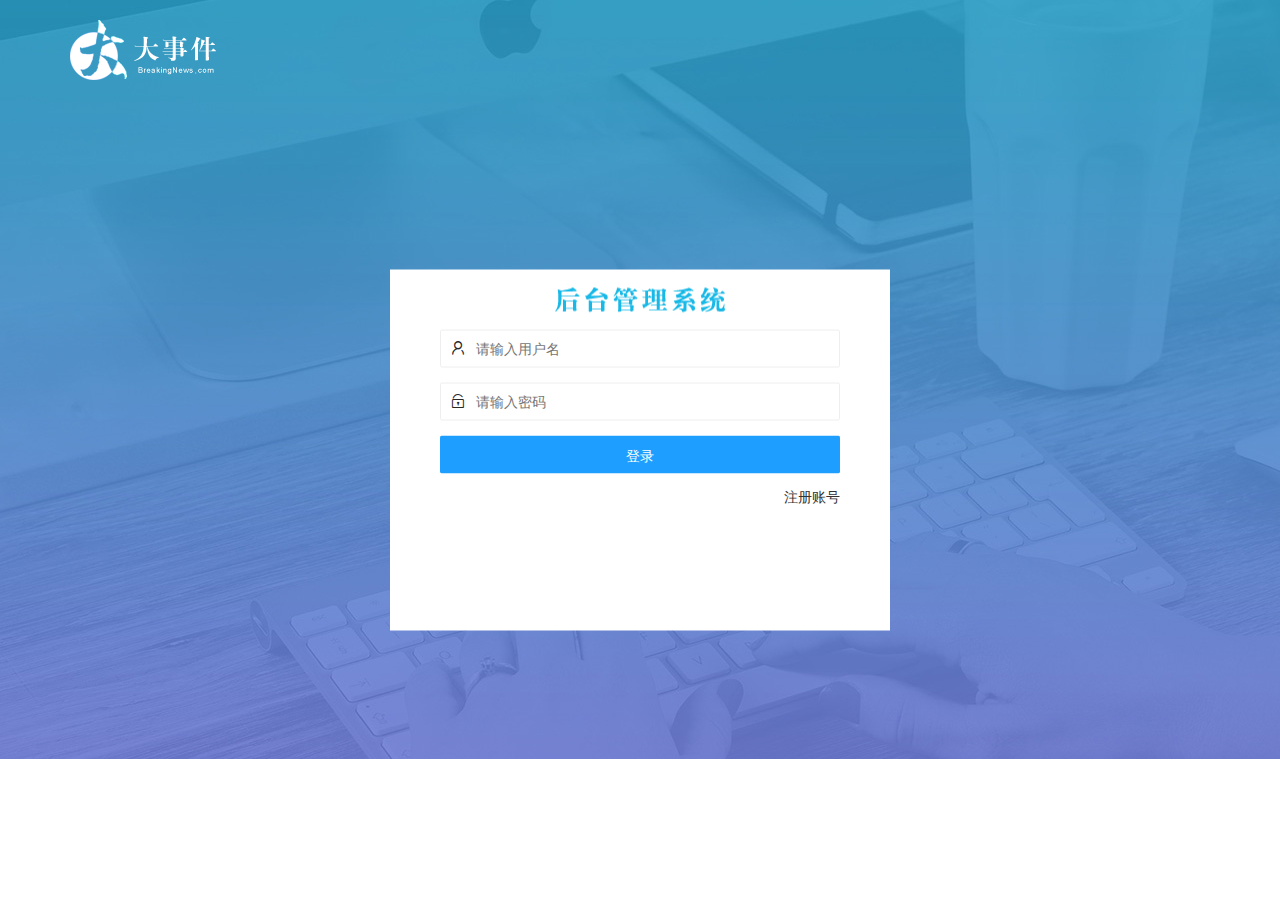
<file: login.html>
<!DOCTYPE html>
<html lang="en">

<head>
    <meta charset="UTF-8">
    <meta http-equiv="X-UA-Compatible" content="IE=edge">
    <meta name="viewport" content="width=device-width, initial-scale=1.0">
    <title>大事件后台管理系统-登录/注册</title>
    <!-- 导入layui样式 -->
    <link rel="stylesheet" href="assets/lib/layui/css/layui.css">
    <!-- 导入login样式 -->
    <link rel="stylesheet" href="assets/css/login.css">
</head>

<body>
    <!-- logo模块 -->
    <div class="log layui-main">
        <img src="assets/images/logo.png">
    </div>

    <!-- 登录/注册模块 -->
    <div class="loginAndRegBox">
        <!-- logo区域 -->
        <div class="title-box"></div>
        <!-- 登录区域 -->
        <div class="login-box">
            <form class="layui-form" id="form_login">
                <!-- 用户名 -->
                <div class="layui-form-item">
                    <i class="layui-icon layui-icon-username"></i>
                    <input type="text" name="username" required lay-verify="required" placeholder="请输入用户名" autocomplete="off" class="layui-input">
                </div>
                <!-- 密码 -->
                <div class="layui-form-item">
                    <i class="layui-icon layui-icon-password"></i>
                    <input type="password" name="password" required lay-verify="required|psd" placeholder="请输入密码" autocomplete="off" class="layui-input">
                </div>
                <!-- 按钮 -->
                <div class="layui-form-item ">
                    <button type="submit" class="layui-btn layui-btn-normal layui-btn-fluid" lay-submit>登录</button>
                </div>
                <!-- 去注册链接 -->
                <div class="layui-form-item" id="link_reg">
                    <a href="javascript:;">注册账号</a>
                </div>
            </form>
        </div>

        <!-- 注册区域 -->
        <div class="reg-box">
            <form class="layui-form" id="form_reg">
                <!-- 用户名 -->
                <div class="layui-form-item">
                    <i class="layui-icon layui-icon-username"></i>
                    <input type="text" name="username" required lay-verify="required" placeholder="请输入用户名" autocomplete="off" class="layui-input">
                </div>
                <!-- 密码 -->
                <div class="layui-form-item">
                    <i class="layui-icon layui-icon-password"></i>
                    <input type="password" name="password" required lay-verify="required|psd" placeholder="请输入密码" autocomplete="off" class="layui-input">
                </div>
                <!-- 再次确认密码 -->
                <div class="layui-form-item">
                    <i class="layui-icon  layui-icon-password"></i>
                    <input type="password" name="repassword" required lay-verify="required|psd|repsd" placeholder="再次确认密码" autocomplete="off" class="layui-input" id="regpsd">
                </div>
                <!-- 按钮 -->
                <div class="layui-form-item ">
                    <button type="submit" class="layui-btn layui-btn-normal layui-btn-fluid" lay-submit id="btn_reg">注册账号</button>
                </div>
                <!-- 去注册账号链接 -->
                <div class="layui-form-item" id="link_login">
                    <a href="javascript:;">登录</a>
                </div>
            </form>

        </div>
    </div>
    <!-- 导入layui的JS文件 -->
    <script src="assets/lib/layui/layui.js"></script>
    <!-- 导入JQuery.js文件 -->
    <script src="assets/lib/jquery.js"></script>
    <!-- 导入baseAPI.js文件 -->
    <script src="assets/js/baseAPI/ajaxPrefilter.js"></script>
    <!-- 导入login.js文件 -->
    <script src="assets/js/login.js"></script>
</body>

</html>
</file>
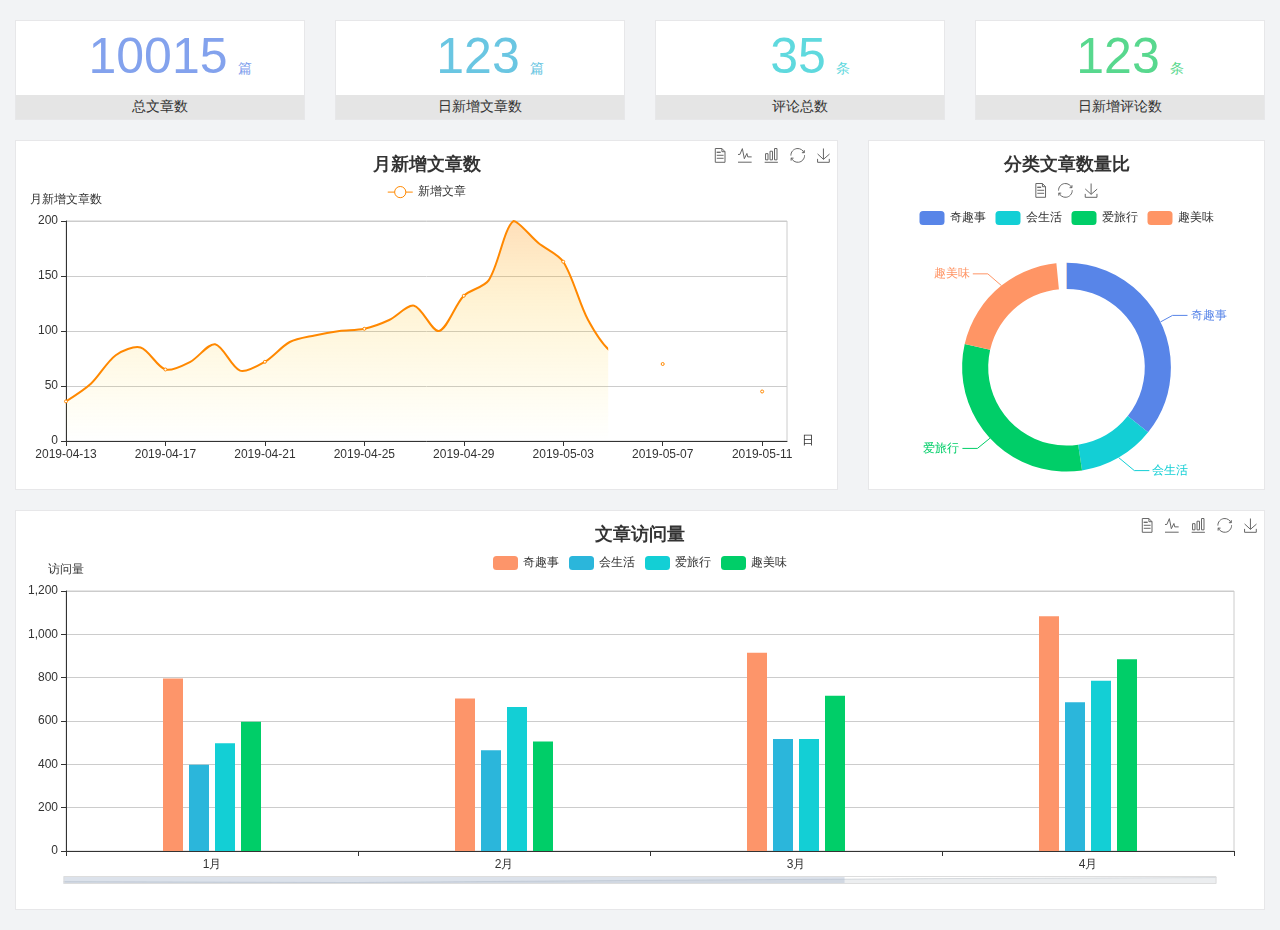
<file: home/dashboard.html>
<!DOCTYPE html>
<html lang="en">

<head>
  <meta charset="UTF-8">
  <meta name="viewport" content="width=device-width, initial-scale=1.0">
  <meta http-equiv="X-UA-Compatible" content="ie=edge">
  <title>图表统计</title>
  <link rel="stylesheet" href="../../assets/lib/bootstrap.css" />
  <link rel="stylesheet" href="../../assets/lib/main.css" />
  <script src="../../assets/lib/jquery.js"></script>
  <script type="text/javascript" src="../../assets/lib/echarts.min.js"></script>
</head>

<body>
  <div class="container-fluid">
    <div class="row spannel_list">
      <div class="col-sm-3 col-xs-6">
        <div class="spannel">
          <em>10015</em><span>篇</span>
          <b>总文章数</b>
        </div>
      </div>
      <div class="col-sm-3 col-xs-6">
        <div class="spannel scolor01">
          <em>123</em><span>篇</span>
          <b>日新增文章数</b>
        </div>
      </div>
      <div class="col-sm-3 col-xs-6">
        <div class="spannel scolor02">
          <em>35</em><span>条</span>
          <b>评论总数</b>
        </div>
      </div>
      <div class="col-sm-3 col-xs-6">
        <div class="spannel scolor03">
          <em>123</em><span>条</span>
          <b>日新增评论数</b>
        </div>
      </div>
    </div>
  </div>

  <div class="container-fluid">
    <div class="row curve-pie">
      <div class="col-lg-8 col-md-8">
        <div class="gragh_pannel" id="curve_show"></div>
      </div>
      <div class="col-lg-4 col-md-4">
        <div class="gragh_pannel" id="pie_show"></div>
      </div>
    </div>
  </div>

  <div class="container-fluid">
    <div class="column_pannel" id="column_show"></div>
  </div>

  <script>
    var oChart = echarts.init(document.getElementById('curve_show'));
    var aList_all = [
      { 'count': 36, 'date': '2019-04-13' },
      { 'count': 52, 'date': '2019-04-14' },
      { 'count': 78, 'date': '2019-04-15' },
      { 'count': 85, 'date': '2019-04-16' },
      { 'count': 65, 'date': '2019-04-17' },
      { 'count': 72, 'date': '2019-04-18' },
      { 'count': 88, 'date': '2019-04-19' },
      { 'count': 64, 'date': '2019-04-20' },
      { 'count': 72, 'date': '2019-04-21' },
      { 'count': 90, 'date': '2019-04-22' },
      { 'count': 96, 'date': '2019-04-23' },
      { 'count': 100, 'date': '2019-04-24' },
      { 'count': 102, 'date': '2019-04-25' },
      { 'count': 110, 'date': '2019-04-26' },
      { 'count': 123, 'date': '2019-04-27' },
      { 'count': 100, 'date': '2019-04-28' },
      { 'count': 132, 'date': '2019-04-29' },
      { 'count': 146, 'date': '2019-04-30' },
      { 'count': 200, 'date': '2019-05-01' },
      { 'count': 180, 'date': '2019-05-02' },
      { 'count': 163, 'date': '2019-05-03' },
      { 'count': 110, 'date': '2019-05-04' },
      { 'count': 80, 'date': '2019-05-05' },
      { 'count': 82, 'date': '2019-05-06' },
      { 'count': 70, 'date': '2019-05-07' },
      { 'count': 65, 'date': '2019-05-08' },
      { 'count': 54, 'date': '2019-05-09' },
      { 'count': 40, 'date': '2019-05-10' },
      { 'count': 45, 'date': '2019-05-11' },
      { 'count': 38, 'date': '2019-05-12' },
    ];

    let aCount = [];
    let aDate = [];

    for (var i = 0; i < aList_all.length; i++) {
      aCount.push(aList_all[i].count);
      aDate.push(aList_all[i].date);
    }

    var chartopt = {
      title: {
        text: '月新增文章数',
        left: 'center',
        top: '10'
      },
      tooltip: {
        trigger: 'axis'
      },
      legend: {
        data: ['新增文章'],
        top: '40'
      },
      toolbox: {
        show: true,
        feature: {
          mark: { show: true },
          dataView: { show: true, readOnly: false },
          magicType: { show: true, type: ['line', 'bar'] },
          restore: { show: true },
          saveAsImage: { show: true }
        }
      },
      calculable: true,
      xAxis: [
        {
          name: '日',
          type: 'category',
          boundaryGap: false,
          data: aDate
        }
      ],
      yAxis: [
        {
          name: '月新增文章数',
          type: 'value'
        }
      ],
      series: [
        {
          name: '新增文章',
          type: 'line',
          smooth: true,
          itemStyle: { normal: { areaStyle: { type: 'default' }, color: '#f80' }, lineStyle: { color: '#f80' } },
          data: aCount
        }],
      areaStyle: {
        normal: {
          color: new echarts.graphic.LinearGradient(0, 0, 0, 1, [{
            offset: 0,
            color: 'rgba(255,136,0,0.39)'
          }, {
            offset: .34,
            color: 'rgba(255,180,0,0.25)'
          }, {
            offset: 1,
            color: 'rgba(255,222,0,0.00)'
          }])

        }
      },
      grid: {
        show: true,
        x: 50,
        x2: 50,
        y: 80,
        height: 220
      }
    };

    oChart.setOption(chartopt);


    var oPie = echarts.init(document.getElementById('pie_show'));
    var oPieopt =
    {
      title: {
        top: 10,
        text: '分类文章数量比',
        x: 'center'
      },
      tooltip: {
        trigger: 'item',
        formatter: "{a} <br/>{b} : {c} ({d}%)"
      },
      color: ['#5885e8', '#13cfd5', '#00ce68', '#ff9565'],
      legend: {
        x: 'center',
        top: 65,
        data: ['奇趣事', '会生活', '爱旅行', '趣美味']
      },
      toolbox: {
        show: true,
        x: 'center',
        top: 35,
        feature: {
          mark: { show: true },
          dataView: { show: true, readOnly: false },
          magicType: {
            show: true,
            type: ['pie', 'funnel'],
            option: {
              funnel: {
                x: '25%',
                width: '50%',
                funnelAlign: 'left',
                max: 1548
              }
            }
          },
          restore: { show: true },
          saveAsImage: { show: true }
        }
      },
      calculable: true,
      series: [
        {
          name: '访问来源',
          type: 'pie',
          radius: ['45%', '60%'],
          center: ['50%', '65%'],
          data: [
            { value: 300, name: '奇趣事' },
            { value: 100, name: '会生活' },
            { value: 260, name: '爱旅行' },
            { value: 180, name: '趣美味' }
          ]
        }
      ]
    };
    oPie.setOption(oPieopt);



    var oColumn = this.echarts.init(document.getElementById('column_show'));
    var oColumnopt =
    {
      title: {
        text: '文章访问量',
        left: 'center',
        top: '10'
      },
      tooltip: {
        trigger: 'axis'
      },
      legend: {
        data: ['奇趣事', '会生活', '爱旅行', '趣美味'],
        top: '40'
      },
      toolbox: {
        show: true,
        feature: {
          mark: { show: true },
          dataView: { show: true, readOnly: false },
          magicType: { show: true, type: ['line', 'bar'] },
          restore: { show: true },
          saveAsImage: { show: true }
        }
      },
      calculable: true,
      xAxis: [
        {
          type: 'category',
          data: ['1月', '2月', '3月', '4月', '5月']
        }
      ],
      yAxis: [
        {
          name: '访问量',
          type: 'value'
        }
      ],
      series: [
        {
          name: '奇趣事',
          type: 'bar',
          barWidth: 20,
          itemStyle: {
            normal: { areaStyle: { type: 'default' }, color: '#fd956a' }
          },
          data: [800, 708, 920, 1090, 1200]
        },
        {
          name: '会生活',
          type: 'bar',
          barWidth: 20,
          itemStyle: {
            normal: { areaStyle: { type: 'default' }, color: '#2bb6db' }
          },
          data: [400, 468, 520, 690, 800]
        },
        {
          name: '爱旅行',
          type: 'bar',
          barWidth: 20,
          itemStyle: {
            normal: { areaStyle: { type: 'default' }, color: '#13cfd5' }
          },
          data: [500, 668, 520, 790, 900]
        },
        {
          name: '趣美味',
          type: 'bar',
          barWidth: 20,
          itemStyle: {
            normal: { areaStyle: { type: 'default' }, color: '#00ce68' }
          },
          data: [600, 508, 720, 890, 1000]
        }
      ],
      grid: {
        show: true,
        x: 50,
        x2: 30,
        y: 80,
        height: 260
      },
      dataZoom: [//给x轴设置滚动条
        {
          start: 0,//默认为0
          end: 100 - 1000 / 31,//默认为100
          type: 'slider',
          show: true,
          xAxisIndex: [0],
          handleSize: 0,//滑动条的 左右2个滑动条的大小
          height: 8,//组件高度
          left: 45, //左边的距离
          right: 50,//右边的距离
          bottom: 26,//右边的距离
          handleColor: '#ddd',//h滑动图标的颜色
          handleStyle: {
            borderColor: "#cacaca",
            borderWidth: "1",
            shadowBlur: 2,
            background: "#ddd",
            shadowColor: "#ddd",
          }
        }]
    };
    oColumn.setOption(oColumnopt);
  </script>
</body>

</html>
</file>
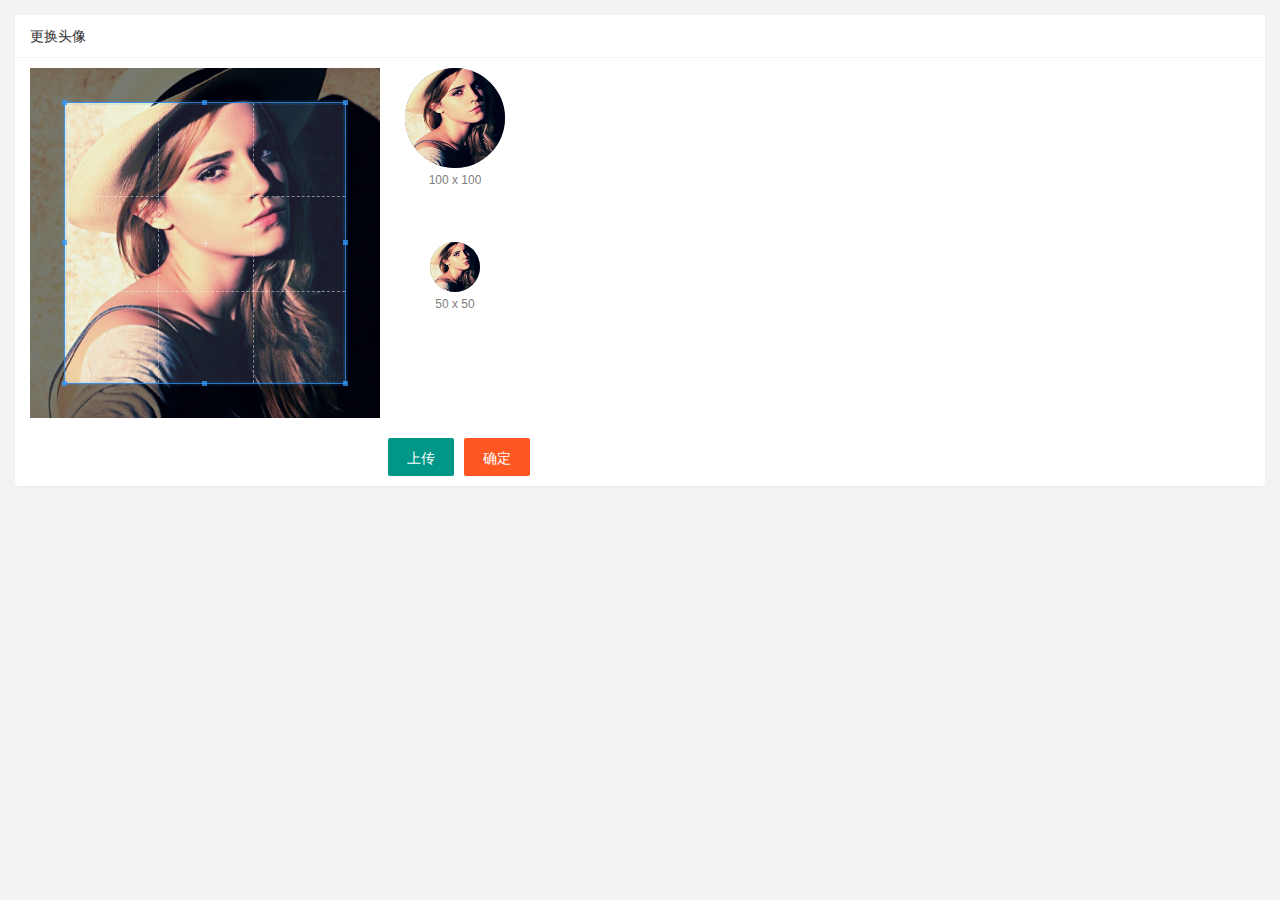
<file: user/user_avatar.html>
<!DOCTYPE html>
<html lang="en">

<head>
    <meta charset="UTF-8">
    <meta http-equiv="X-UA-Compatible" content="IE=edge">
    <meta name="viewport" content="width=device-width, initial-scale=1.0">
    <title>Document</title>
    <!-- 导入layui样式 -->
    <link rel="stylesheet" href="../assets/lib/layui/css/layui.css">
    <!-- 导入cropper样式 -->
    <link rel="stylesheet" href="../assets/lib/cropper/cropper.css">
    <!-- 导入自己的样式 -->
    <link rel="stylesheet" href="../assets/css/user/user_avatar.css">
</head>

<body>
    <div class="layui-card">
        <div class="layui-card-header">更换头像</div>
        <div class="layui-card-body">
            <!-- 第一行的图片裁剪和预览区域 -->
            <div class="row1">
                <!-- 图片裁剪区域 -->
                <div class="cropper-box">
                    <!-- 这个 img 标签很重要，将来会把它初始化为裁剪区域 -->
                    <img id="image" src="/assets/images/sample.jpg" />
                </div>
                <!-- 图片的预览区域 -->
                <div class="preview-box">
                    <div>
                        <!-- 宽高为 100px 的预览区域 -->
                        <div class="img-preview w100"></div>
                        <p class="size">100 x 100</p>
                    </div>
                    <div>
                        <!-- 宽高为 50px 的预览区域 -->
                        <div class="img-preview w50"></div>
                        <p class="size">50 x 50</p>
                    </div>
                </div>
            </div>

            <!-- 第二行的按钮区域 -->
            <div class="row2">
                <!-- 通过 accept属性，可以指定，允许用户选择什么类型的文件 -->
                <input type="file" id="file" accept="image/png,image/jpeg" />
                <button type="button" class="layui-btn" id="btnChooseImage">上传</button>
                <button type="button" class="layui-btn layui-btn-danger" id='btnUpload'>确定</button>
            </div>
        </div>
    </div>
    </div>

    <!-- 导入cropper必要JS文件 -->
    <script src="../assets/lib/jquery.js"></script>
    <script src="../assets/lib/cropper/Cropper.js"></script>
    <script src="../assets/lib/cropper/jquery-cropper.js"></script>
    <!-- 导入baseAPI文件 -->
    <script src="../assets/js/baseAPI/ajaxPrefilter.js"></script>
    <!-- 导入 layui 的JS -->
    <script src="../assets/lib/layui/layui.js"></script>
    <!-- 导入自己的JS -->
    <script src="../assets/js/user/user_avatar.js"></script>
</body>

</html>
</file>
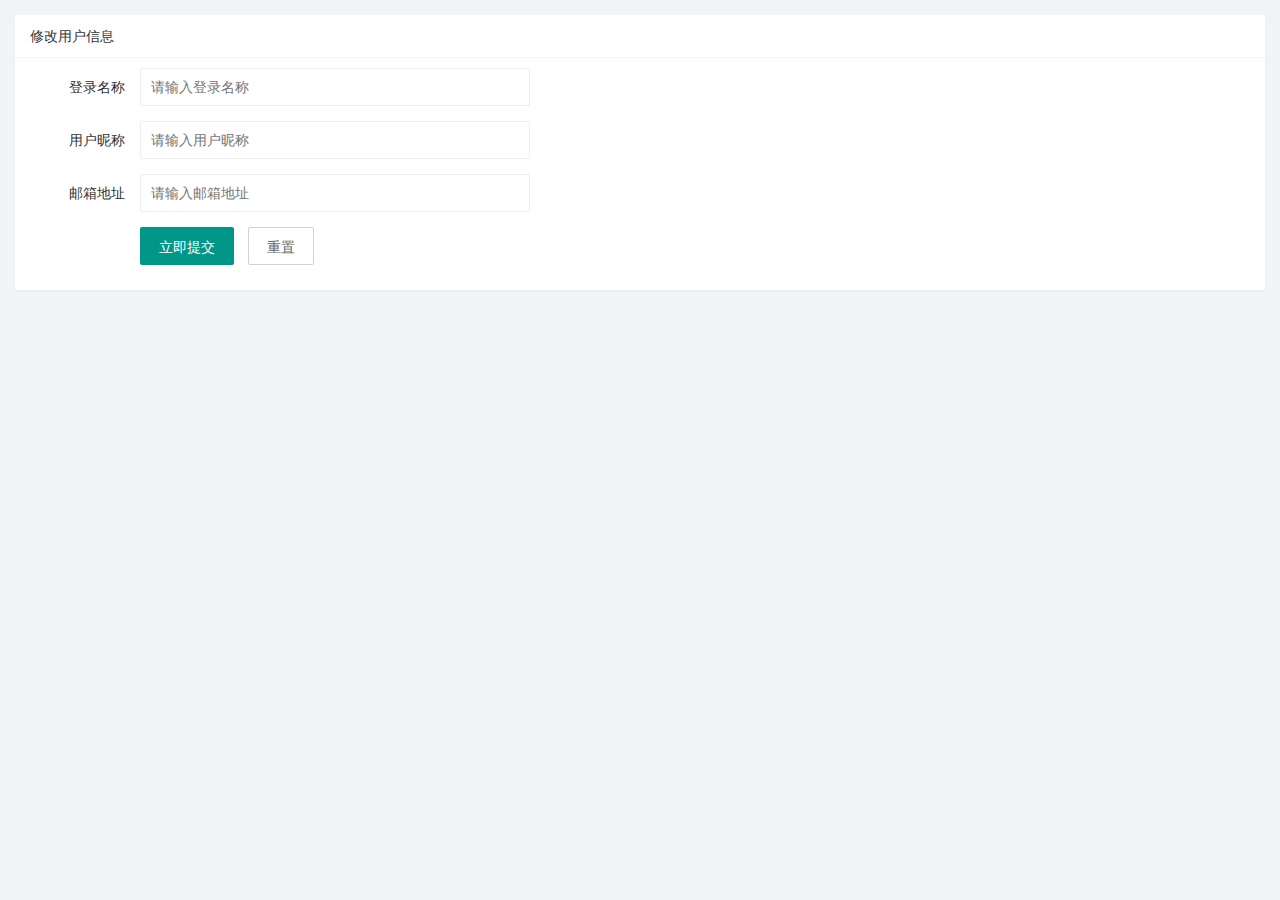
<file: user/user_info.html>
<!DOCTYPE html>
<html lang="en">

<head>
    <meta charset="UTF-8">
    <meta http-equiv="X-UA-Compatible" content="IE=edge">
    <meta name="viewport" content="width=device-width, initial-scale=1.0">
    <title>user_info</title>
    <!-- 导入 layui 的样式 -->
    <link rel="stylesheet" href="../assets/lib/layui/css/layui.css">
    <!-- 导入自己的样式 -->
    <link rel="stylesheet" href="../assets/css/user/user_info.css">
</head>

<body>
    <div class="layui-card">
        <div class="layui-card-header">修改用户信息</div>
        <div class="layui-card-body">
            <form class="layui-form" lay-filter="userInfo">
                <!-- 隐藏域 -->
                <input type="hidden" name="id">
                <!-- 表单内容 -->
                <div class="layui-form-item">
                    <label class="layui-form-label">登录名称</label>
                    <div class="layui-input-block">
                        <input type="text" name="username" required lay-verify="required" placeholder="请输入登录名称" autocomplete="off" class="layui-input" readonly>
                    </div>
                </div>
                <div class="layui-form-item">
                    <label class="layui-form-label">用户昵称</label>
                    <div class="layui-input-block">
                        <input type="text" name="nickname" required lay-verify="required|nickname" placeholder="请输入用户昵称" autocomplete="off" class="layui-input">
                    </div>
                </div>
                <div class="layui-form-item">
                    <label class="layui-form-label">邮箱地址</label>
                    <div class="layui-input-block">
                        <input type="text" name="email" required lay-verify="required|email" placeholder="请输入邮箱地址" autocomplete="off" class="layui-input">
                    </div>
                </div>
                <div class="layui-form-item">
                    <div class="layui-input-block">
                        <button class="layui-btn" lay-submit lay-filter="formDemo">立即提交</button>
                        <button id="bth_Reset" type="reset" class="layui-btn layui-btn-primary">重置</button>
                    </div>
                </div>
            </form>
        </div>
    </div>

    <!-- 导入JQuery -->
    <script src="../assets/lib/jquery.js"></script>
    <!-- 导入baseAPI -->
    <script src="../assets/js/baseAPI/ajaxPrefilter.js"></script>
    <!-- 导入 layui 的JS -->
    <script src="../assets/lib/layui/layui.js"></script>
    <!-- 导入自己的JS -->
    <script src="../assets/js/user/user_info.js"></script>
</body>

</html>
</file>
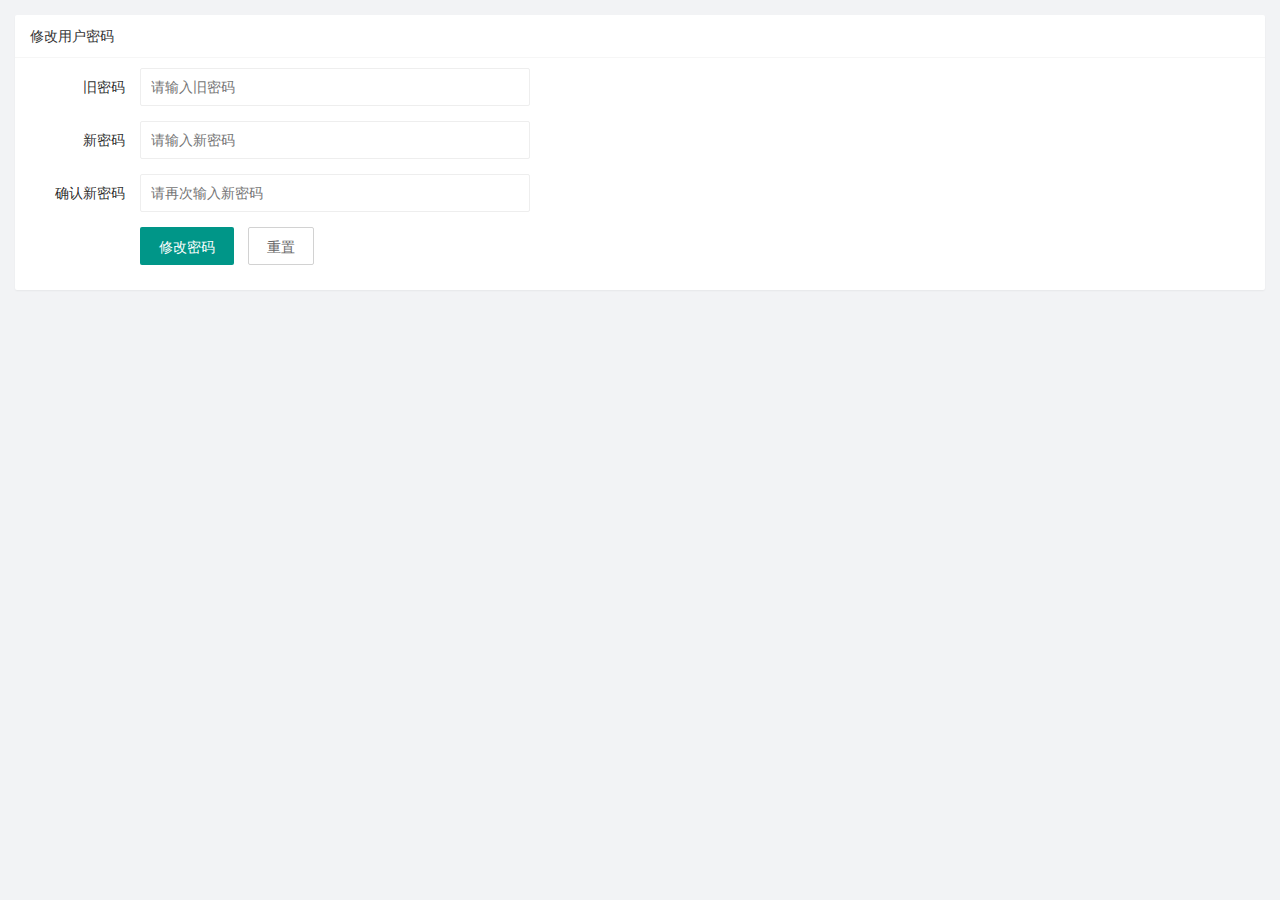
<file: user/user_pwd.html>
<!DOCTYPE html>
<html lang="en">

<head>
    <meta charset="UTF-8">
    <meta http-equiv="X-UA-Compatible" content="IE=edge">
    <meta name="viewport" content="width=device-width, initial-scale=1.0">
    <title>user_info</title>
    <!-- 导入 layui 的样式 -->
    <link rel="stylesheet" href="../assets/lib/layui/css/layui.css">
    <!-- 导入自己的样式 -->
    <link rel="stylesheet" href="../assets/css/user/user_pwd.css">
</head>

<body>
    <div class="layui-card">
        <div class="layui-card-header">修改用户密码</div>
        <div class="layui-card-body">
            <form class="layui-form" lay-filter="userInfo">
                <!-- 隐藏域 -->
                <input type="hidden" name="id">
                <!-- 表单内容 -->
                <div class="layui-form-item">
                    <label class="layui-form-label">旧密码</label>
                    <div class="layui-input-block">
                        <input type="password" name="oldPwd" required lay-verify="required|psd" placeholder="请输入旧密码" autocomplete="off" class="layui-input">
                    </div>
                </div>
                <div class="layui-form-item">
                    <label class="layui-form-label">新密码</label>
                    <div class="layui-input-block">
                        <input type="password" name="newPwd" required lay-verify="required|psd|samepwd" placeholder="请输入新密码" autocomplete="off" class="layui-input">
                    </div>
                </div>
                <div class="layui-form-item">
                    <label class="layui-form-label">确认新密码</label>
                    <div class="layui-input-block">
                        <input type="password" name="rePwd" required lay-verify="required|psd|repwd" placeholder="请再次输入新密码" autocomplete="off" class="layui-input">
                    </div>
                </div>
                <div class="layui-form-item">
                    <div class="layui-input-block">
                        <button class="layui-btn" lay-submit lay-filter="formDemo">修改密码</button>
                        <button id="bth_Reset" type="reset" class="layui-btn layui-btn-primary">重置</button>
                    </div>
                </div>
            </form>
        </div>
    </div>

    <!-- 导入JQuery -->
    <script src="../assets/lib/jquery.js"></script>
    <!-- 导入baseAPI -->
    <script src="../assets/js/baseAPI/ajaxPrefilter.js"></script>
    <!-- 导入 layui 的JS -->
    <script src="../assets/lib/layui/layui.js"></script>
    <!-- 导入自己的JS -->
    <script src="../assets/js/user/user_pwd.js"></script>
</body>

</html>
</file>
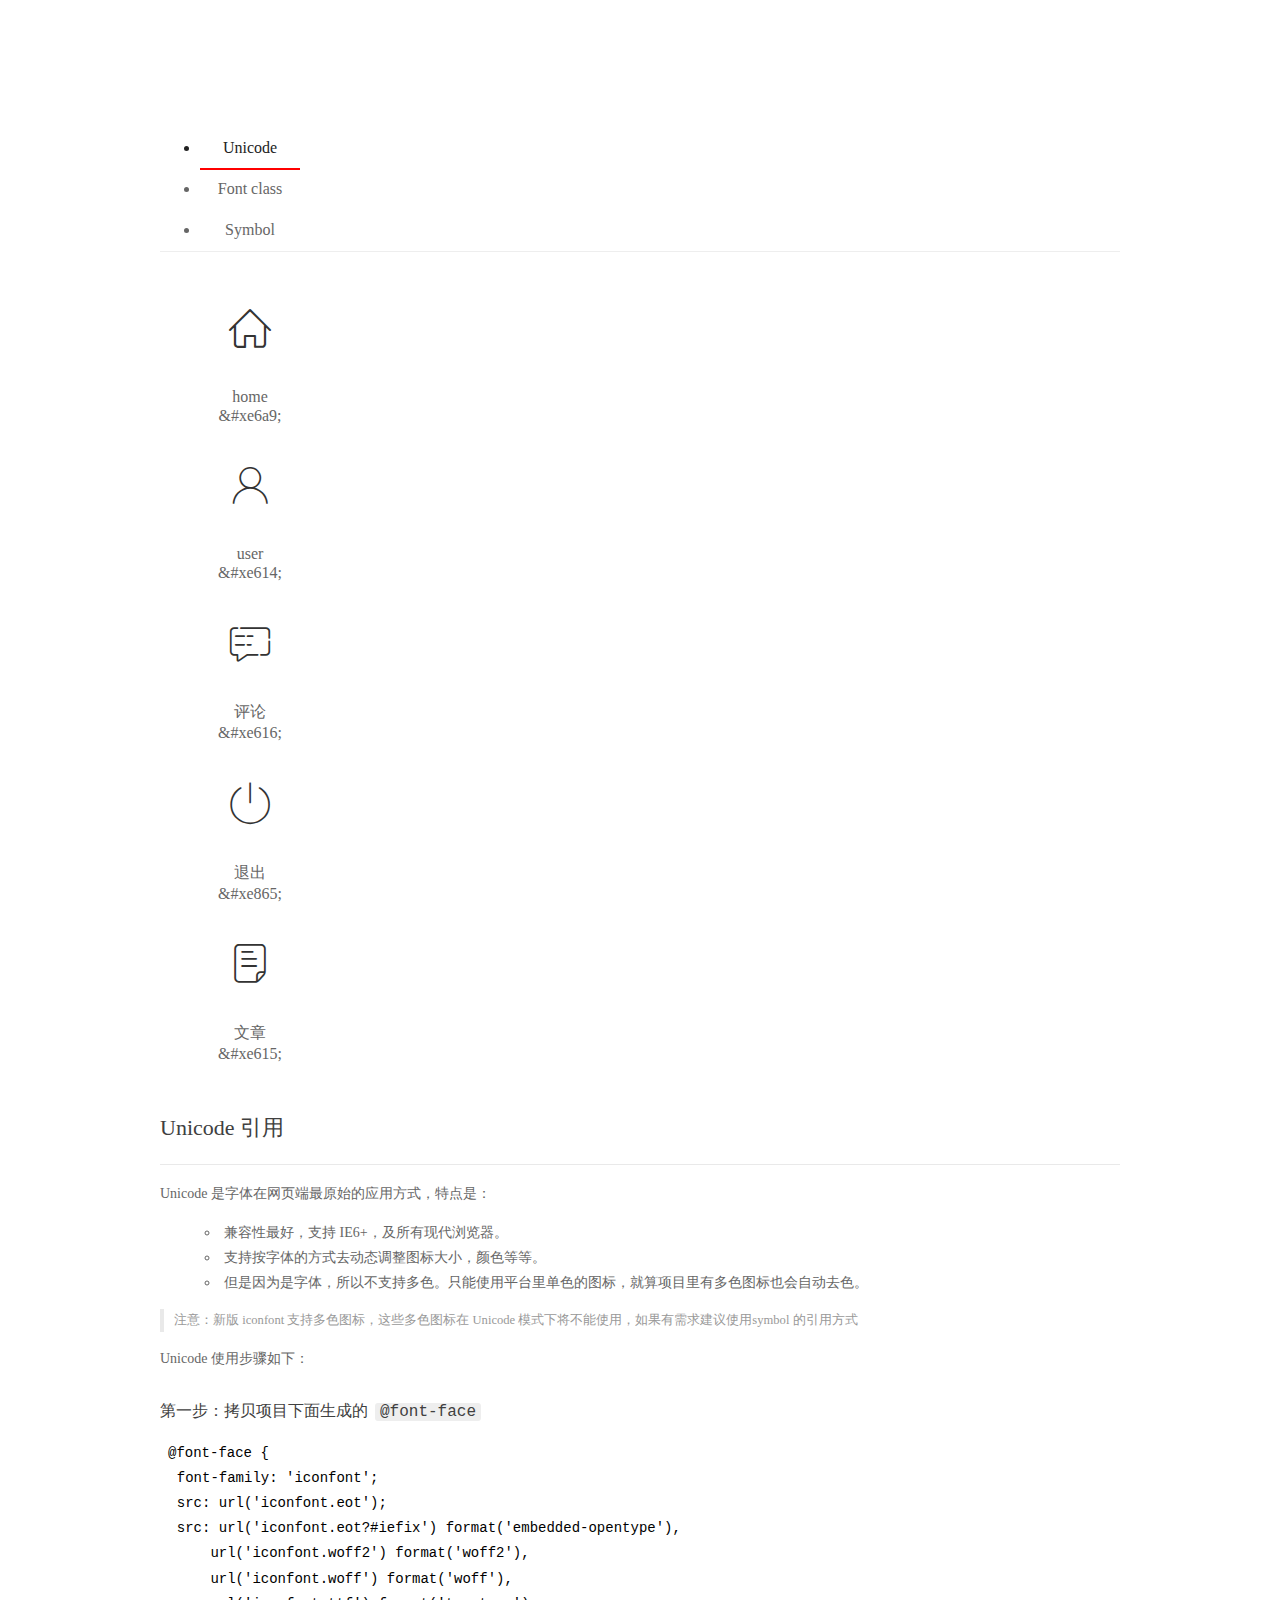
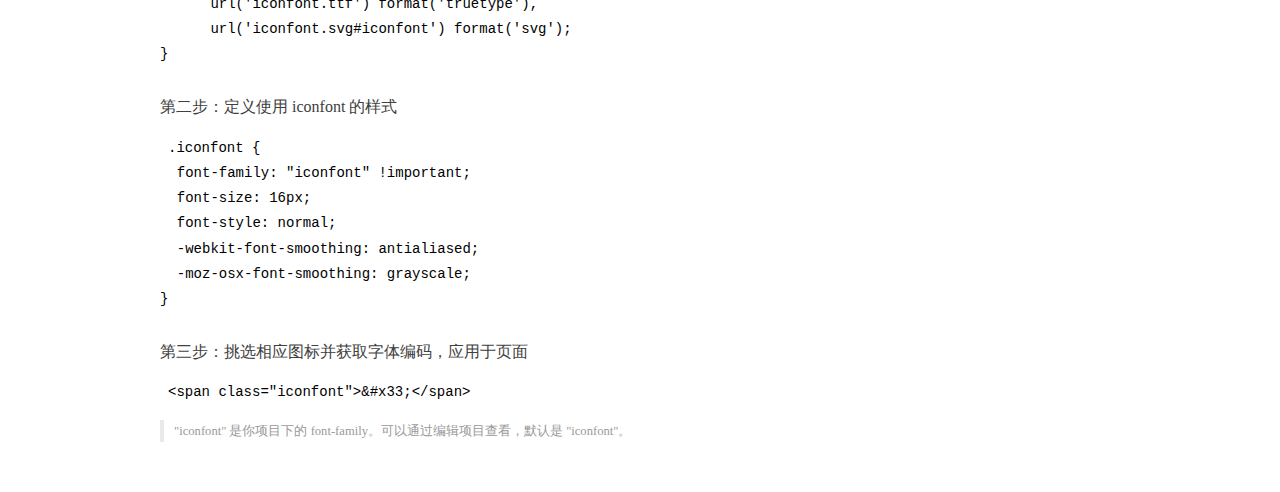
<file: assets/fonts/demo_index.html>
<!DOCTYPE html>
<html>
<head>
  <meta charset="utf-8"/>
  <title>IconFont Demo</title>
  <link rel="shortcut icon" href="https://gtms04.alicdn.com/tps/i4/TB1_oz6GVXXXXaFXpXXJDFnIXXX-64-64.ico" type="image/x-icon"/>
  <link rel="stylesheet" href="https://g.alicdn.com/thx/cube/1.3.2/cube.min.css">
  <link rel="stylesheet" href="demo.css">
  <link rel="stylesheet" href="iconfont.css">
  <script src="iconfont.js"></script>
  <!-- jQuery -->
  <script src="https://a1.alicdn.com/oss/uploads/2018/12/26/7bfddb60-08e8-11e9-9b04-53e73bb6408b.js"></script>
  <!-- 代码高亮 -->
  <script src="https://a1.alicdn.com/oss/uploads/2018/12/26/a3f714d0-08e6-11e9-8a15-ebf944d7534c.js"></script>
</head>
<body>
  <div class="main">
    <h1 class="logo"><a href="https://www.iconfont.cn/" title="iconfont 首页" target="_blank">&#xe86b;</a></h1>
    <div class="nav-tabs">
      <ul id="tabs" class="dib-box">
        <li class="dib active"><span>Unicode</span></li>
        <li class="dib"><span>Font class</span></li>
        <li class="dib"><span>Symbol</span></li>
      </ul>
      
    </div>
    <div class="tab-container">
      <div class="content unicode" style="display: block;">
          <ul class="icon_lists dib-box">
          
            <li class="dib">
              <span class="icon iconfont">&#xe6a9;</span>
                <div class="name">home</div>
                <div class="code-name">&amp;#xe6a9;</div>
              </li>
          
            <li class="dib">
              <span class="icon iconfont">&#xe614;</span>
                <div class="name">user</div>
                <div class="code-name">&amp;#xe614;</div>
              </li>
          
            <li class="dib">
              <span class="icon iconfont">&#xe616;</span>
                <div class="name">评论</div>
                <div class="code-name">&amp;#xe616;</div>
              </li>
          
            <li class="dib">
              <span class="icon iconfont">&#xe865;</span>
                <div class="name">退出</div>
                <div class="code-name">&amp;#xe865;</div>
              </li>
          
            <li class="dib">
              <span class="icon iconfont">&#xe615;</span>
                <div class="name">文章</div>
                <div class="code-name">&amp;#xe615;</div>
              </li>
          
          </ul>
          <div class="article markdown">
          <h2 id="unicode-">Unicode 引用</h2>
          <hr>

          <p>Unicode 是字体在网页端最原始的应用方式，特点是：</p>
          <ul>
            <li>兼容性最好，支持 IE6+，及所有现代浏览器。</li>
            <li>支持按字体的方式去动态调整图标大小，颜色等等。</li>
            <li>但是因为是字体，所以不支持多色。只能使用平台里单色的图标，就算项目里有多色图标也会自动去色。</li>
          </ul>
          <blockquote>
            <p>注意：新版 iconfont 支持多色图标，这些多色图标在 Unicode 模式下将不能使用，如果有需求建议使用symbol 的引用方式</p>
          </blockquote>
          <p>Unicode 使用步骤如下：</p>
          <h3 id="-font-face">第一步：拷贝项目下面生成的 <code>@font-face</code></h3>
<pre><code class="language-css"
>@font-face {
  font-family: 'iconfont';
  src: url('iconfont.eot');
  src: url('iconfont.eot?#iefix') format('embedded-opentype'),
      url('iconfont.woff2') format('woff2'),
      url('iconfont.woff') format('woff'),
      url('iconfont.ttf') format('truetype'),
      url('iconfont.svg#iconfont') format('svg');
}
</code></pre>
          <h3 id="-iconfont-">第二步：定义使用 iconfont 的样式</h3>
<pre><code class="language-css"
>.iconfont {
  font-family: "iconfont" !important;
  font-size: 16px;
  font-style: normal;
  -webkit-font-smoothing: antialiased;
  -moz-osx-font-smoothing: grayscale;
}
</code></pre>
          <h3 id="-">第三步：挑选相应图标并获取字体编码，应用于页面</h3>
<pre>
<code class="language-html"
>&lt;span class="iconfont"&gt;&amp;#x33;&lt;/span&gt;
</code></pre>
          <blockquote>
            <p>"iconfont" 是你项目下的 font-family。可以通过编辑项目查看，默认是 "iconfont"。</p>
          </blockquote>
          </div>
      </div>
      <div class="content font-class">
        <ul class="icon_lists dib-box">
          
          <li class="dib">
            <span class="icon iconfont icon-home"></span>
            <div class="name">
              home
            </div>
            <div class="code-name">.icon-home
            </div>
          </li>
          
          <li class="dib">
            <span class="icon iconfont icon-user"></span>
            <div class="name">
              user
            </div>
            <div class="code-name">.icon-user
            </div>
          </li>
          
          <li class="dib">
            <span class="icon iconfont icon-pinglun"></span>
            <div class="name">
              评论
            </div>
            <div class="code-name">.icon-pinglun
            </div>
          </li>
          
          <li class="dib">
            <span class="icon iconfont icon-tuichu"></span>
            <div class="name">
              退出
            </div>
            <div class="code-name">.icon-tuichu
            </div>
          </li>
          
          <li class="dib">
            <span class="icon iconfont icon-16"></span>
            <div class="name">
              文章
            </div>
            <div class="code-name">.icon-16
            </div>
          </li>
          
        </ul>
        <div class="article markdown">
        <h2 id="font-class-">font-class 引用</h2>
        <hr>

        <p>font-class 是 Unicode 使用方式的一种变种，主要是解决 Unicode 书写不直观，语意不明确的问题。</p>
        <p>与 Unicode 使用方式相比，具有如下特点：</p>
        <ul>
          <li>兼容性良好，支持 IE8+，及所有现代浏览器。</li>
          <li>相比于 Unicode 语意明确，书写更直观。可以很容易分辨这个 icon 是什么。</li>
          <li>因为使用 class 来定义图标，所以当要替换图标时，只需要修改 class 里面的 Unicode 引用。</li>
          <li>不过因为本质上还是使用的字体，所以多色图标还是不支持的。</li>
        </ul>
        <p>使用步骤如下：</p>
        <h3 id="-fontclass-">第一步：引入项目下面生成的 fontclass 代码：</h3>
<pre><code class="language-html">&lt;link rel="stylesheet" href="./iconfont.css"&gt;
</code></pre>
        <h3 id="-">第二步：挑选相应图标并获取类名，应用于页面：</h3>
<pre><code class="language-html">&lt;span class="iconfont icon-xxx"&gt;&lt;/span&gt;
</code></pre>
        <blockquote>
          <p>"
            iconfont" 是你项目下的 font-family。可以通过编辑项目查看，默认是 "iconfont"。</p>
        </blockquote>
      </div>
      </div>
      <div class="content symbol">
          <ul class="icon_lists dib-box">
          
            <li class="dib">
                <svg class="icon svg-icon" aria-hidden="true">
                  <use xlink:href="#icon-home"></use>
                </svg>
                <div class="name">home</div>
                <div class="code-name">#icon-home</div>
            </li>
          
            <li class="dib">
                <svg class="icon svg-icon" aria-hidden="true">
                  <use xlink:href="#icon-user"></use>
                </svg>
                <div class="name">user</div>
                <div class="code-name">#icon-user</div>
            </li>
          
            <li class="dib">
                <svg class="icon svg-icon" aria-hidden="true">
                  <use xlink:href="#icon-pinglun"></use>
                </svg>
                <div class="name">评论</div>
                <div class="code-name">#icon-pinglun</div>
            </li>
          
            <li class="dib">
                <svg class="icon svg-icon" aria-hidden="true">
                  <use xlink:href="#icon-tuichu"></use>
                </svg>
                <div class="name">退出</div>
                <div class="code-name">#icon-tuichu</div>
            </li>
          
            <li class="dib">
                <svg class="icon svg-icon" aria-hidden="true">
                  <use xlink:href="#icon-16"></use>
                </svg>
                <div class="name">文章</div>
                <div class="code-name">#icon-16</div>
            </li>
          
          </ul>
          <div class="article markdown">
          <h2 id="symbol-">Symbol 引用</h2>
          <hr>

          <p>这是一种全新的使用方式，应该说这才是未来的主流，也是平台目前推荐的用法。相关介绍可以参考这篇<a href="">文章</a>
            这种用法其实是做了一个 SVG 的集合，与另外两种相比具有如下特点：</p>
          <ul>
            <li>支持多色图标了，不再受单色限制。</li>
            <li>通过一些技巧，支持像字体那样，通过 <code>font-size</code>, <code>color</code> 来调整样式。</li>
            <li>兼容性较差，支持 IE9+，及现代浏览器。</li>
            <li>浏览器渲染 SVG 的性能一般，还不如 png。</li>
          </ul>
          <p>使用步骤如下：</p>
          <h3 id="-symbol-">第一步：引入项目下面生成的 symbol 代码：</h3>
<pre><code class="language-html">&lt;script src="./iconfont.js"&gt;&lt;/script&gt;
</code></pre>
          <h3 id="-css-">第二步：加入通用 CSS 代码（引入一次就行）：</h3>
<pre><code class="language-html">&lt;style&gt;
.icon {
  width: 1em;
  height: 1em;
  vertical-align: -0.15em;
  fill: currentColor;
  overflow: hidden;
}
&lt;/style&gt;
</code></pre>
          <h3 id="-">第三步：挑选相应图标并获取类名，应用于页面：</h3>
<pre><code class="language-html">&lt;svg class="icon" aria-hidden="true"&gt;
  &lt;use xlink:href="#icon-xxx"&gt;&lt;/use&gt;
&lt;/svg&gt;
</code></pre>
          </div>
      </div>

    </div>
  </div>
  <script>
  $(document).ready(function () {
      $('.tab-container .content:first').show()

      $('#tabs li').click(function (e) {
        var tabContent = $('.tab-container .content')
        var index = $(this).index()

        if ($(this).hasClass('active')) {
          return
        } else {
          $('#tabs li').removeClass('active')
          $(this).addClass('active')

          tabContent.hide().eq(index).fadeIn()
        }
      })
    })
  </script>
</body>
</html>
</file>
<file: assets/lib/layui/css/layui.css>
.layui-inline,img{display:inline-block;vertical-align:middle}h1,h2,h3,h4,h5,h6{font-weight:400}a,body{color:#333}.layui-edge,.layui-header,.layui-inline,.layui-main{position:relative}.layui-edge,hr{height:0;overflow:hidden}.layui-layout-body,.layui-side,.layui-side-scroll{overflow-x:hidden}.layui-edge,.layui-elip,hr{overflow:hidden}.layui-btn,.layui-edge,.layui-inline,img{vertical-align:middle}.layui-btn,.layui-disabled,.layui-icon,.layui-unselect{-moz-user-select:none;-webkit-user-select:none;-ms-user-select:none}blockquote,body,button,dd,div,dl,dt,form,h1,h2,h3,h4,h5,h6,input,li,ol,p,pre,td,textarea,th,ul{margin:0;padding:0;-webkit-tap-highlight-color:rgba(0,0,0,0)}a:active,a:hover{outline:0}img{border:none}li{list-style:none}table{border-collapse:collapse;border-spacing:0}h4,h5,h6{font-size:100%}button,input,optgroup,option,select,textarea{font-family:inherit;font-size:inherit;font-style:inherit;font-weight:inherit;outline:0}pre{white-space:pre-wrap;white-space:-moz-pre-wrap;white-space:-pre-wrap;white-space:-o-pre-wrap;word-wrap:break-word}body{line-height:1.6;color:rgba(0,0,0,.85);font:14px Helvetica Neue,Helvetica,PingFang SC,Tahoma,Arial,sans-serif}hr{line-height:0;margin:10px 0;padding:0;border:none!important;border-bottom:1px solid #eee!important;clear:both;background:0 0}a{text-decoration:none}a:hover{color:#777}a cite{font-style:normal;*cursor:pointer}.layui-border-box,.layui-border-box *{box-sizing:border-box}.layui-box,.layui-box *{box-sizing:content-box}.layui-clear{clear:both;*zoom:1}.layui-clear:after{content:'\20';clear:both;*zoom:1;display:block;height:0}.layui-inline{*display:inline;*zoom:1}.layui-btn,.layui-btn-group,.layui-edge{display:inline-block}.layui-edge{width:0;border-width:6px;border-style:dashed;border-color:transparent}.layui-edge-top{top:-4px;border-bottom-color:#999;border-bottom-style:solid}.layui-edge-right{border-left-color:#999;border-left-style:solid}.layui-edge-bottom{top:2px;border-top-color:#999;border-top-style:solid}.layui-edge-left{border-right-color:#999;border-right-style:solid}.layui-elip{text-overflow:ellipsis;white-space:nowrap}.layui-disabled,.layui-disabled:hover{color:#d2d2d2!important;cursor:not-allowed!important}.layui-circle{border-radius:100%}.layui-show{display:block!important}.layui-hide{display:none!important}.layui-show-v{visibility:visible!important}.layui-hide-v{visibility:hidden!important}@font-face{font-family:layui-icon;src:url(../font/iconfont.eot?v=256);src:url(../font/iconfont.eot?v=256#iefix) format('embedded-opentype'),url(../font/iconfont.woff2?v=256) format('woff2'),url(../font/iconfont.woff?v=256) format('woff'),url(../font/iconfont.ttf?v=256) format('truetype'),url(../font/iconfont.svg?v=256#layui-icon) format('svg')}.layui-icon{font-family:layui-icon!important;font-size:16px;font-style:normal;-webkit-font-smoothing:antialiased;-moz-osx-font-smoothing:grayscale}.layui-icon-reply-fill:before{content:"\e611"}.layui-icon-set-fill:before{content:"\e614"}.layui-icon-menu-fill:before{content:"\e60f"}.layui-icon-search:before{content:"\e615"}.layui-icon-share:before{content:"\e641"}.layui-icon-set-sm:before{content:"\e620"}.layui-icon-engine:before{content:"\e628"}.layui-icon-close:before{content:"\1006"}.layui-icon-close-fill:before{content:"\1007"}.layui-icon-chart-screen:before{content:"\e629"}.layui-icon-star:before{content:"\e600"}.layui-icon-circle-dot:before{content:"\e617"}.layui-icon-chat:before{content:"\e606"}.layui-icon-release:before{content:"\e609"}.layui-icon-list:before{content:"\e60a"}.layui-icon-chart:before{content:"\e62c"}.layui-icon-ok-circle:before{content:"\1005"}.layui-icon-layim-theme:before{content:"\e61b"}.layui-icon-table:before{content:"\e62d"}.layui-icon-right:before{content:"\e602"}.layui-icon-left:before{content:"\e603"}.layui-icon-cart-simple:before{content:"\e698"}.layui-icon-face-cry:before{content:"\e69c"}.layui-icon-face-smile:before{content:"\e6af"}.layui-icon-survey:before{content:"\e6b2"}.layui-icon-tree:before{content:"\e62e"}.layui-icon-ie:before{content:"\e7bb"}.layui-icon-upload-circle:before{content:"\e62f"}.layui-icon-add-circle:before{content:"\e61f"}.layui-icon-download-circle:before{content:"\e601"}.layui-icon-templeate-1:before{content:"\e630"}.layui-icon-util:before{content:"\e631"}.layui-icon-face-surprised:before{content:"\e664"}.layui-icon-edit:before{content:"\e642"}.layui-icon-speaker:before{content:"\e645"}.layui-icon-down:before{content:"\e61a"}.layui-icon-file:before{content:"\e621"}.layui-icon-layouts:before{content:"\e632"}.layui-icon-rate-half:before{content:"\e6c9"}.layui-icon-add-circle-fine:before{content:"\e608"}.layui-icon-prev-circle:before{content:"\e633"}.layui-icon-read:before{content:"\e705"}.layui-icon-404:before{content:"\e61c"}.layui-icon-carousel:before{content:"\e634"}.layui-icon-help:before{content:"\e607"}.layui-icon-code-circle:before{content:"\e635"}.layui-icon-windows:before{content:"\e67f"}.layui-icon-water:before{content:"\e636"}.layui-icon-username:before{content:"\e66f"}.layui-icon-find-fill:before{content:"\e670"}.layui-icon-about:before{content:"\e60b"}.layui-icon-location:before{content:"\e715"}.layui-icon-up:before{content:"\e619"}.layui-icon-pause:before{content:"\e651"}.layui-icon-date:before{content:"\e637"}.layui-icon-layim-uploadfile:before{content:"\e61d"}.layui-icon-delete:before{content:"\e640"}.layui-icon-play:before{content:"\e652"}.layui-icon-top:before{content:"\e604"}.layui-icon-firefox:before{content:"\e686"}.layui-icon-friends:before{content:"\e612"}.layui-icon-refresh-3:before{content:"\e9aa"}.layui-icon-ok:before{content:"\e605"}.layui-icon-layer:before{content:"\e638"}.layui-icon-face-smile-fine:before{content:"\e60c"}.layui-icon-dollar:before{content:"\e659"}.layui-icon-group:before{content:"\e613"}.layui-icon-layim-download:before{content:"\e61e"}.layui-icon-picture-fine:before{content:"\e60d"}.layui-icon-link:before{content:"\e64c"}.layui-icon-diamond:before{content:"\e735"}.layui-icon-log:before{content:"\e60e"}.layui-icon-key:before{content:"\e683"}.layui-icon-rate-solid:before{content:"\e67a"}.layui-icon-fonts-del:before{content:"\e64f"}.layui-icon-unlink:before{content:"\e64d"}.layui-icon-fonts-clear:before{content:"\e639"}.layui-icon-triangle-r:before{content:"\e623"}.layui-icon-circle:before{content:"\e63f"}.layui-icon-radio:before{content:"\e643"}.layui-icon-align-center:before{content:"\e647"}.layui-icon-align-right:before{content:"\e648"}.layui-icon-align-left:before{content:"\e649"}.layui-icon-loading-1:before{content:"\e63e"}.layui-icon-return:before{content:"\e65c"}.layui-icon-fonts-strong:before{content:"\e62b"}.layui-icon-upload:before{content:"\e67c"}.layui-icon-dialogue:before{content:"\e63a"}.layui-icon-video:before{content:"\e6ed"}.layui-icon-headset:before{content:"\e6fc"}.layui-icon-cellphone-fine:before{content:"\e63b"}.layui-icon-add-1:before{content:"\e654"}.layui-icon-face-smile-b:before{content:"\e650"}.layui-icon-fonts-html:before{content:"\e64b"}.layui-icon-screen-full:before{content:"\e622"}.layui-icon-form:before{content:"\e63c"}.layui-icon-cart:before{content:"\e657"}.layui-icon-camera-fill:before{content:"\e65d"}.layui-icon-tabs:before{content:"\e62a"}.layui-icon-heart-fill:before{content:"\e68f"}.layui-icon-fonts-code:before{content:"\e64e"}.layui-icon-ios:before{content:"\e680"}.layui-icon-at:before{content:"\e687"}.layui-icon-fire:before{content:"\e756"}.layui-icon-set:before{content:"\e716"}.layui-icon-fonts-u:before{content:"\e646"}.layui-icon-triangle-d:before{content:"\e625"}.layui-icon-tips:before{content:"\e702"}.layui-icon-picture:before{content:"\e64a"}.layui-icon-more-vertical:before{content:"\e671"}.layui-icon-bluetooth:before{content:"\e689"}.layui-icon-flag:before{content:"\e66c"}.layui-icon-loading:before{content:"\e63d"}.layui-icon-fonts-i:before{content:"\e644"}.layui-icon-refresh-1:before{content:"\e666"}.layui-icon-rmb:before{content:"\e65e"}.layui-icon-addition:before{content:"\e624"}.layui-icon-home:before{content:"\e68e"}.layui-icon-time:before{content:"\e68d"}.layui-icon-user:before{content:"\e770"}.layui-icon-notice:before{content:"\e667"}.layui-icon-chrome:before{content:"\e68a"}.layui-icon-edge:before{content:"\e68b"}.layui-icon-login-weibo:before{content:"\e675"}.layui-icon-voice:before{content:"\e688"}.layui-icon-upload-drag:before{content:"\e681"}.layui-icon-login-qq:before{content:"\e676"}.layui-icon-snowflake:before{content:"\e6b1"}.layui-icon-heart:before{content:"\e68c"}.layui-icon-logout:before{content:"\e682"}.layui-icon-file-b:before{content:"\e655"}.layui-icon-template:before{content:"\e663"}.layui-icon-transfer:before{content:"\e691"}.layui-icon-auz:before{content:"\e672"}.layui-icon-console:before{content:"\e665"}.layui-icon-app:before{content:"\e653"}.layui-icon-prev:before{content:"\e65a"}.layui-icon-website:before{content:"\e7ae"}.layui-icon-next:before{content:"\e65b"}.layui-icon-component:before{content:"\e857"}.layui-icon-android:before{content:"\e684"}.layui-icon-more:before{content:"\e65f"}.layui-icon-login-wechat:before{content:"\e677"}.layui-icon-shrink-right:before{content:"\e668"}.layui-icon-spread-left:before{content:"\e66b"}.layui-icon-camera:before{content:"\e660"}.layui-icon-note:before{content:"\e66e"}.layui-icon-refresh:before{content:"\e669"}.layui-icon-female:before{content:"\e661"}.layui-icon-male:before{content:"\e662"}.layui-icon-screen-restore:before{content:"\e758"}.layui-icon-password:before{content:"\e673"}.layui-icon-senior:before{content:"\e674"}.layui-icon-theme:before{content:"\e66a"}.layui-icon-tread:before{content:"\e6c5"}.layui-icon-praise:before{content:"\e6c6"}.layui-icon-star-fill:before{content:"\e658"}.layui-icon-rate:before{content:"\e67b"}.layui-icon-template-1:before{content:"\e656"}.layui-icon-vercode:before{content:"\e679"}.layui-icon-service:before{content:"\e626"}.layui-icon-cellphone:before{content:"\e678"}.layui-icon-print:before{content:"\e66d"}.layui-icon-cols:before{content:"\e610"}.layui-icon-wifi:before{content:"\e7e0"}.layui-icon-export:before{content:"\e67d"}.layui-icon-rss:before{content:"\e808"}.layui-icon-slider:before{content:"\e714"}.layui-icon-email:before{content:"\e618"}.layui-icon-subtraction:before{content:"\e67e"}.layui-icon-mike:before{content:"\e6dc"}.layui-icon-light:before{content:"\e748"}.layui-icon-gift:before{content:"\e627"}.layui-icon-mute:before{content:"\e685"}.layui-icon-reduce-circle:before{content:"\e616"}.layui-icon-music:before{content:"\e690"}.layui-main{width:1140px;margin:0 auto}.layui-header{z-index:1000;height:60px}.layui-header a:hover{transition:all .5s;-webkit-transition:all .5s}.layui-side{position:fixed;left:0;top:0;bottom:0;z-index:999;width:200px}.layui-side-scroll{position:relative;width:220px;height:100%}.layui-body{position:relative;left:200px;right:0;top:0;bottom:0;z-index:900;width:auto;box-sizing:border-box}.layui-layout-admin .layui-header{position:fixed;top:0;left:0;right:0;background-color:#23262E}.layui-layout-admin .layui-side{top:60px;width:200px;overflow-x:hidden}.layui-layout-admin .layui-body{position:absolute;top:60px;padding-bottom:44px}.layui-layout-admin .layui-main{width:auto;margin:0 15px}.layui-layout-admin .layui-footer{position:fixed;left:200px;right:0;bottom:0;z-index:990;height:44px;line-height:44px;padding:0 15px;box-shadow:-1px 0 4px rgb(0 0 0 / 12%);background-color:#FAFAFA}.layui-layout-admin .layui-logo{position:absolute;left:0;top:0;width:200px;height:100%;line-height:60px;text-align:center;color:#009688;font-size:16px;box-shadow:0 1px 2px 0 rgb(0 0 0 / 15%)}.layui-layout-admin .layui-header .layui-nav{background:0 0}.layui-layout-left{position:absolute!important;left:200px;top:0}.layui-layout-right{position:absolute!important;right:0;top:0}.layui-container{position:relative;margin:0 auto;padding:0 15px;box-sizing:border-box}.layui-fluid{position:relative;margin:0 auto;padding:0 15px}.layui-row:after,.layui-row:before{content:"";display:block;clear:both}.layui-col-lg1,.layui-col-lg10,.layui-col-lg11,.layui-col-lg12,.layui-col-lg2,.layui-col-lg3,.layui-col-lg4,.layui-col-lg5,.layui-col-lg6,.layui-col-lg7,.layui-col-lg8,.layui-col-lg9,.layui-col-md1,.layui-col-md10,.layui-col-md11,.layui-col-md12,.layui-col-md2,.layui-col-md3,.layui-col-md4,.layui-col-md5,.layui-col-md6,.layui-col-md7,.layui-col-md8,.layui-col-md9,.layui-col-sm1,.layui-col-sm10,.layui-col-sm11,.layui-col-sm12,.layui-col-sm2,.layui-col-sm3,.layui-col-sm4,.layui-col-sm5,.layui-col-sm6,.layui-col-sm7,.layui-col-sm8,.layui-col-sm9,.layui-col-xs1,.layui-col-xs10,.layui-col-xs11,.layui-col-xs12,.layui-col-xs2,.layui-col-xs3,.layui-col-xs4,.layui-col-xs5,.layui-col-xs6,.layui-col-xs7,.layui-col-xs8,.layui-col-xs9{position:relative;display:block;box-sizing:border-box}.layui-col-xs1,.layui-col-xs10,.layui-col-xs11,.layui-col-xs12,.layui-col-xs2,.layui-col-xs3,.layui-col-xs4,.layui-col-xs5,.layui-col-xs6,.layui-col-xs7,.layui-col-xs8,.layui-col-xs9{float:left}.layui-col-xs1{width:8.33333333%}.layui-col-xs2{width:16.66666667%}.layui-col-xs3{width:25%}.layui-col-xs4{width:33.33333333%}.layui-col-xs5{width:41.66666667%}.layui-col-xs6{width:50%}.layui-col-xs7{width:58.33333333%}.layui-col-xs8{width:66.66666667%}.layui-col-xs9{width:75%}.layui-col-xs10{width:83.33333333%}.layui-col-xs11{width:91.66666667%}.layui-col-xs12{width:100%}.layui-col-xs-offset1{margin-left:8.33333333%}.layui-col-xs-offset2{margin-left:16.66666667%}.layui-col-xs-offset3{margin-left:25%}.layui-col-xs-offset4{margin-left:33.33333333%}.layui-col-xs-offset5{margin-left:41.66666667%}.layui-col-xs-offset6{margin-left:50%}.layui-col-xs-offset7{margin-left:58.33333333%}.layui-col-xs-offset8{margin-left:66.66666667%}.layui-col-xs-offset9{margin-left:75%}.layui-col-xs-offset10{margin-left:83.33333333%}.layui-col-xs-offset11{margin-left:91.66666667%}.layui-col-xs-offset12{margin-left:100%}@media screen and (max-width:768px){.layui-hide-xs{display:none!important}.layui-show-xs-block{display:block!important}.layui-show-xs-inline{display:inline!important}.layui-show-xs-inline-block{display:inline-block!important}}@media screen and (min-width:768px){.layui-container{width:750px}.layui-hide-sm{display:none!important}.layui-show-sm-block{display:block!important}.layui-show-sm-inline{display:inline!important}.layui-show-sm-inline-block{display:inline-block!important}.layui-col-sm1,.layui-col-sm10,.layui-col-sm11,.layui-col-sm12,.layui-col-sm2,.layui-col-sm3,.layui-col-sm4,.layui-col-sm5,.layui-col-sm6,.layui-col-sm7,.layui-col-sm8,.layui-col-sm9{float:left}.layui-col-sm1{width:8.33333333%}.layui-col-sm2{width:16.66666667%}.layui-col-sm3{width:25%}.layui-col-sm4{width:33.33333333%}.layui-col-sm5{width:41.66666667%}.layui-col-sm6{width:50%}.layui-col-sm7{width:58.33333333%}.layui-col-sm8{width:66.66666667%}.layui-col-sm9{width:75%}.layui-col-sm10{width:83.33333333%}.layui-col-sm11{width:91.66666667%}.layui-col-sm12{width:100%}.layui-col-sm-offset1{margin-left:8.33333333%}.layui-col-sm-offset2{margin-left:16.66666667%}.layui-col-sm-offset3{margin-left:25%}.layui-col-sm-offset4{margin-left:33.33333333%}.layui-col-sm-offset5{margin-left:41.66666667%}.layui-col-sm-offset6{margin-left:50%}.layui-col-sm-offset7{margin-left:58.33333333%}.layui-col-sm-offset8{margin-left:66.66666667%}.layui-col-sm-offset9{margin-left:75%}.layui-col-sm-offset10{margin-left:83.33333333%}.layui-col-sm-offset11{margin-left:91.66666667%}.layui-col-sm-offset12{margin-left:100%}}@media screen and (min-width:992px){.layui-container{width:970px}.layui-hide-md{display:none!important}.layui-show-md-block{display:block!important}.layui-show-md-inline{display:inline!important}.layui-show-md-inline-block{display:inline-block!important}.layui-col-md1,.layui-col-md10,.layui-col-md11,.layui-col-md12,.layui-col-md2,.layui-col-md3,.layui-col-md4,.layui-col-md5,.layui-col-md6,.layui-col-md7,.layui-col-md8,.layui-col-md9{float:left}.layui-col-md1{width:8.33333333%}.layui-col-md2{width:16.66666667%}.layui-col-md3{width:25%}.layui-col-md4{width:33.33333333%}.layui-col-md5{width:41.66666667%}.layui-col-md6{width:50%}.layui-col-md7{width:58.33333333%}.layui-col-md8{width:66.66666667%}.layui-col-md9{width:75%}.layui-col-md10{width:83.33333333%}.layui-col-md11{width:91.66666667%}.layui-col-md12{width:100%}.layui-col-md-offset1{margin-left:8.33333333%}.layui-col-md-offset2{margin-left:16.66666667%}.layui-col-md-offset3{margin-left:25%}.layui-col-md-offset4{margin-left:33.33333333%}.layui-col-md-offset5{margin-left:41.66666667%}.layui-col-md-offset6{margin-left:50%}.layui-col-md-offset7{margin-left:58.33333333%}.layui-col-md-offset8{margin-left:66.66666667%}.layui-col-md-offset9{margin-left:75%}.layui-col-md-offset10{margin-left:83.33333333%}.layui-col-md-offset11{margin-left:91.66666667%}.layui-col-md-offset12{margin-left:100%}}@media screen and (min-width:1200px){.layui-container{width:1170px}.layui-hide-lg{display:none!important}.layui-show-lg-block{display:block!important}.layui-show-lg-inline{display:inline!important}.layui-show-lg-inline-block{display:inline-block!important}.layui-col-lg1,.layui-col-lg10,.layui-col-lg11,.layui-col-lg12,.layui-col-lg2,.layui-col-lg3,.layui-col-lg4,.layui-col-lg5,.layui-col-lg6,.layui-col-lg7,.layui-col-lg8,.layui-col-lg9{float:left}.layui-col-lg1{width:8.33333333%}.layui-col-lg2{width:16.66666667%}.layui-col-lg3{width:25%}.layui-col-lg4{width:33.33333333%}.layui-col-lg5{width:41.66666667%}.layui-col-lg6{width:50%}.layui-col-lg7{width:58.33333333%}.layui-col-lg8{width:66.66666667%}.layui-col-lg9{width:75%}.layui-col-lg10{width:83.33333333%}.layui-col-lg11{width:91.66666667%}.layui-col-lg12{width:100%}.layui-col-lg-offset1{margin-left:8.33333333%}.layui-col-lg-offset2{margin-left:16.66666667%}.layui-col-lg-offset3{margin-left:25%}.layui-col-lg-offset4{margin-left:33.33333333%}.layui-col-lg-offset5{margin-left:41.66666667%}.layui-col-lg-offset6{margin-left:50%}.layui-col-lg-offset7{margin-left:58.33333333%}.layui-col-lg-offset8{margin-left:66.66666667%}.layui-col-lg-offset9{margin-left:75%}.layui-col-lg-offset10{margin-left:83.33333333%}.layui-col-lg-offset11{margin-left:91.66666667%}.layui-col-lg-offset12{margin-left:100%}}.layui-col-space1{margin:-.5px}.layui-col-space1>*{padding:.5px}.layui-col-space2{margin:-1px}.layui-col-space2>*{padding:1px}.layui-col-space4{margin:-2px}.layui-col-space4>*{padding:2px}.layui-col-space5{margin:-2.5px}.layui-col-space5>*{padding:2.5px}.layui-col-space6{margin:-3px}.layui-col-space6>*{padding:3px}.layui-col-space8{margin:-4px}.layui-col-space8>*{padding:4px}.layui-col-space10{margin:-5px}.layui-col-space10>*{padding:5px}.layui-col-space12{margin:-6px}.layui-col-space12>*{padding:6px}.layui-col-space14{margin:-7px}.layui-col-space14>*{padding:7px}.layui-col-space15{margin:-7.5px}.layui-col-space15>*{padding:7.5px}.layui-col-space16{margin:-8px}.layui-col-space16>*{padding:8px}.layui-col-space18{margin:-9px}.layui-col-space18>*{padding:9px}.layui-col-space20{margin:-10px}.layui-col-space20>*{padding:10px}.layui-col-space22{margin:-11px}.layui-col-space22>*{padding:11px}.layui-col-space24{margin:-12px}.layui-col-space24>*{padding:12px}.layui-col-space25{margin:-12.5px}.layui-col-space25>*{padding:12.5px}.layui-col-space26{margin:-13px}.layui-col-space26>*{padding:13px}.layui-col-space28{margin:-14px}.layui-col-space28>*{padding:14px}.layui-col-space30{margin:-15px}.layui-col-space30>*{padding:15px}.layui-btn,.layui-input,.layui-select,.layui-textarea,.layui-upload-button{outline:0;-webkit-appearance:none;transition:all .3s;-webkit-transition:all .3s;box-sizing:border-box}.layui-elem-quote{margin-bottom:10px;padding:15px;line-height:1.6;border-left:5px solid #5FB878;border-radius:0 2px 2px 0;background-color:#FAFAFA}.layui-quote-nm{border-style:solid;border-width:1px 1px 1px 5px;background:0 0}.layui-elem-field{margin-bottom:10px;padding:0;border-width:1px;border-style:solid}.layui-elem-field legend{margin-left:20px;padding:0 10px;font-size:20px;font-weight:300}.layui-field-title{margin:10px 0 20px;border-width:1px 0 0}.layui-field-box{padding:15px}.layui-field-title .layui-field-box{padding:10px 0}.layui-progress{position:relative;height:6px;border-radius:20px;background-color:#eee}.layui-progress-bar{position:absolute;left:0;top:0;width:0;max-width:100%;height:6px;border-radius:20px;text-align:right;background-color:#5FB878;transition:all .3s;-webkit-transition:all .3s}.layui-progress-big,.layui-progress-big .layui-progress-bar{height:18px;line-height:18px}.layui-progress-text{position:relative;top:-20px;line-height:18px;font-size:12px;color:#666}.layui-progress-big .layui-progress-text{position:static;padding:0 10px;color:#fff}.layui-collapse{border-width:1px;border-style:solid;border-radius:2px}.layui-colla-content,.layui-colla-item{border-top-width:1px;border-top-style:solid}.layui-colla-item:first-child{border-top:none}.layui-colla-title{position:relative;height:42px;line-height:42px;padding:0 15px 0 35px;color:#333;background-color:#FAFAFA;cursor:pointer;font-size:14px;overflow:hidden}.layui-colla-content{display:none;padding:10px 15px;line-height:1.6;color:#666}.layui-colla-icon{position:absolute;left:15px;top:0;font-size:14px}.layui-card-body,.layui-card-header,.layui-form-label,.layui-form-mid,.layui-form-select,.layui-input-block,.layui-input-inline,.layui-panel,.layui-textarea{position:relative}.layui-card{margin-bottom:15px;border-radius:2px;background-color:#fff;box-shadow:0 1px 2px 0 rgba(0,0,0,.05)}.layui-form-select dl,.layui-panel{box-shadow:1px 1px 4px rgb(0 0 0 / 8%)}.layui-card:last-child{margin-bottom:0}.layui-card-header{height:42px;line-height:42px;padding:0 15px;border-bottom:1px solid #f6f6f6;color:#333;border-radius:2px 2px 0 0;font-size:14px}.layui-card-body{padding:10px 15px;line-height:24px}.layui-card-body[pad15]{padding:15px}.layui-card-body[pad20]{padding:20px}.layui-card-body .layui-table{margin:5px 0}.layui-card .layui-tab{margin:0}.layui-panel{border-width:1px;border-style:solid;border-radius:2px;background-color:#fff;color:#666}.layui-bg-black,.layui-bg-blue,.layui-bg-cyan,.layui-bg-green,.layui-bg-orange,.layui-bg-red{color:#fff!important}.layui-panel-window{position:relative;padding:15px;border-radius:0;border-top:5px solid #eee;background-color:#fff}.layui-border,.layui-border-black,.layui-border-blue,.layui-border-cyan,.layui-border-green,.layui-border-orange,.layui-border-red{border-width:1px;border-style:solid}.layui-auxiliar-moving{position:fixed;left:0;right:0;top:0;bottom:0;width:100%;height:100%;background:0 0;z-index:9999999999}.layui-bg-red{background-color:#FF5722!important}.layui-bg-orange{background-color:#FFB800!important}.layui-bg-green{background-color:#009688!important}.layui-bg-cyan{background-color:#2F4056!important}.layui-bg-blue{background-color:#1E9FFF!important}.layui-bg-black{background-color:#393D49!important}.layui-bg-gray{background-color:#FAFAFA!important;color:#666!important}.layui-badge-rim,.layui-border,.layui-colla-content,.layui-colla-item,.layui-collapse,.layui-elem-field,.layui-form-pane .layui-form-item[pane],.layui-form-pane .layui-form-label,.layui-input,.layui-layedit,.layui-layedit-tool,.layui-panel,.layui-quote-nm,.layui-select,.layui-tab-bar,.layui-tab-card,.layui-tab-title,.layui-tab-title .layui-this:after,.layui-textarea{border-color:#eee}.layui-border{color:#666!important}.layui-border-red{border-color:#FF5722!important;color:#FF5722!important}.layui-border-orange{border-color:#FFB800!important;color:#FFB800!important}.layui-border-green{border-color:#009688!important;color:#009688!important}.layui-border-cyan{border-color:#2F4056!important;color:#2F4056!important}.layui-border-blue{border-color:#1E9FFF!important;color:#1E9FFF!important}.layui-border-black{border-color:#393D49!important;color:#393D49!important}.layui-timeline-item:before{background-color:#eee}.layui-text{line-height:1.6;font-size:14px;color:#666}.layui-text h1,.layui-text h2,.layui-text h3{font-weight:500;color:#333}.layui-text h1{font-size:30px}.layui-text h2{font-size:24px}.layui-text h3{font-size:18px}.layui-text a:not(.layui-btn){color:#01AAED}.layui-text a:not(.layui-btn):hover{text-decoration:underline}.layui-text ul{padding:5px 0 5px 15px}.layui-text ul li{margin-top:5px;list-style-type:disc}.layui-text em,.layui-word-aux{color:#999!important;padding-left:5px!important;padding-right:5px!important}.layui-text p{margin:10px 0}.layui-text p:first-child{margin-top:0}.layui-font-12{font-size:12px!important}.layui-font-14{font-size:14px!important}.layui-font-16{font-size:16px!important}.layui-font-18{font-size:18px!important}.layui-font-20{font-size:20px!important}.layui-font-red{color:#FF5722!important}.layui-font-orange{color:#FFB800!important}.layui-font-green{color:#009688!important}.layui-font-cyan{color:#2F4056!important}.layui-font-blue{color:#01AAED!important}.layui-font-black{color:#000!important}.layui-font-gray{color:#c2c2c2!important}.layui-btn{height:38px;line-height:38px;border:1px solid transparent;padding:0 18px;background-color:#009688;color:#fff;white-space:nowrap;text-align:center;font-size:14px;border-radius:2px;cursor:pointer}.layui-btn:hover{opacity:.8;filter:alpha(opacity=80);color:#fff}.layui-btn:active{opacity:1;filter:alpha(opacity=100)}.layui-btn+.layui-btn{margin-left:10px}.layui-btn-container{font-size:0}.layui-btn-container .layui-btn{margin-right:10px;margin-bottom:10px}.layui-btn-container .layui-btn+.layui-btn{margin-left:0}.layui-table .layui-btn-container .layui-btn{margin-bottom:9px}.layui-btn-radius{border-radius:100px}.layui-btn .layui-icon{padding:0 2px;vertical-align:middle\9;vertical-align:bottom}.layui-btn-primary{border-color:#d2d2d2;background:0 0;color:#666}.layui-btn-primary:hover{border-color:#009688;color:#333}.layui-btn-normal{background-color:#1E9FFF}.layui-btn-warm{background-color:#FFB800}.layui-btn-danger{background-color:#FF5722}.layui-btn-checked{background-color:#5FB878}.layui-btn-disabled,.layui-btn-disabled:active,.layui-btn-disabled:hover{border-color:#eee!important;background-color:#FBFBFB!important;color:#d2d2d2!important;cursor:not-allowed!important;opacity:1}.layui-btn-lg{height:44px;line-height:44px;padding:0 25px;font-size:16px}.layui-btn-sm{height:30px;line-height:30px;padding:0 10px;font-size:12px}.layui-btn-xs{height:22px;line-height:22px;padding:0 5px;font-size:12px}.layui-btn-xs i{font-size:12px!important}.layui-btn-group{vertical-align:middle;font-size:0}.layui-btn-group .layui-btn{margin-left:0!important;margin-right:0!important;border-left:1px solid rgba(255,255,255,.5);border-radius:0}.layui-btn-group .layui-btn-primary{border-left:none}.layui-btn-group .layui-btn-primary:hover{border-color:#d2d2d2;color:#009688}.layui-btn-group .layui-btn:first-child{border-left:none;border-radius:2px 0 0 2px}.layui-btn-group .layui-btn-primary:first-child{border-left:1px solid #d2d2d2}.layui-btn-group .layui-btn:last-child{border-radius:0 2px 2px 0}.layui-btn-group .layui-btn+.layui-btn{margin-left:0}.layui-btn-group+.layui-btn-group{margin-left:10px}.layui-btn-fluid{width:100%}.layui-input,.layui-select,.layui-textarea{height:38px;line-height:1.3;line-height:38px\9;border-width:1px;border-style:solid;background-color:#fff;color:rgba(0,0,0,.85);border-radius:2px}.layui-input::-webkit-input-placeholder,.layui-select::-webkit-input-placeholder,.layui-textarea::-webkit-input-placeholder{line-height:1.3}.layui-input,.layui-textarea{display:block;width:100%;padding-left:10px}.layui-input:hover,.layui-textarea:hover{border-color:#eee!important}.layui-input:focus,.layui-textarea:focus{border-color:#d2d2d2!important}.layui-textarea{min-height:100px;height:auto;line-height:20px;padding:6px 10px;resize:vertical}.layui-select{padding:0 10px}.layui-form input[type=checkbox],.layui-form input[type=radio],.layui-form select{display:none}.layui-form [lay-ignore]{display:initial}.layui-form-item{margin-bottom:15px;clear:both;*zoom:1}.layui-form-item:after{content:'\20';clear:both;*zoom:1;display:block;height:0}.layui-form-label{float:left;display:block;padding:9px 15px;width:80px;font-weight:400;line-height:20px;text-align:right}.layui-form-label-col{display:block;float:none;padding:9px 0;line-height:20px;text-align:left}.layui-form-item .layui-inline{margin-bottom:5px;margin-right:10px}.layui-input-block{margin-left:110px;min-height:36px}.layui-input-inline{display:inline-block;vertical-align:middle}.layui-form-item .layui-input-inline{float:left;width:190px;margin-right:10px}.layui-form-text .layui-input-inline{width:auto}.layui-form-mid{float:left;display:block;padding:9px 0!important;line-height:20px;margin-right:10px}.layui-form-danger+.layui-form-select .layui-input,.layui-form-danger:focus{border-color:#FF5722!important}.layui-form-select .layui-input{padding-right:30px;cursor:pointer}.layui-form-select .layui-edge{position:absolute;right:10px;top:50%;margin-top:-3px;cursor:pointer;border-width:6px;border-top-color:#c2c2c2;border-top-style:solid;transition:all .3s;-webkit-transition:all .3s}.layui-form-select dl{display:none;position:absolute;left:0;top:42px;padding:5px 0;z-index:899;min-width:100%;border:1px solid #eee;max-height:300px;overflow-y:auto;background-color:#fff;border-radius:2px;box-sizing:border-box}.layui-form-select dl dd,.layui-form-select dl dt{padding:0 10px;line-height:36px;white-space:nowrap;overflow:hidden;text-overflow:ellipsis}.layui-form-select dl dt{font-size:12px;color:#999}.layui-form-select dl dd{cursor:pointer}.layui-form-select dl dd:hover{background-color:#F6F6F6;-webkit-transition:.5s all;transition:.5s all}.layui-form-select .layui-select-group dd{padding-left:20px}.layui-form-select dl dd.layui-select-tips{padding-left:10px!important;color:#999}.layui-form-select dl dd.layui-this{background-color:#5FB878;color:#fff}.layui-form-checkbox,.layui-form-select dl dd.layui-disabled{background-color:#fff}.layui-form-selected dl{display:block}.layui-form-checkbox,.layui-form-checkbox *,.layui-form-switch{display:inline-block;vertical-align:middle}.layui-form-selected .layui-edge{margin-top:-9px;-webkit-transform:rotate(180deg);transform:rotate(180deg);margin-top:-3px\9}:root .layui-form-selected .layui-edge{margin-top:-9px\0/IE9}.layui-form-selectup dl{top:auto;bottom:42px}.layui-select-none{margin:5px 0;text-align:center;color:#999}.layui-select-disabled .layui-disabled{border-color:#eee!important}.layui-select-disabled .layui-edge{border-top-color:#d2d2d2}.layui-form-checkbox{position:relative;height:30px;line-height:30px;margin-right:10px;padding-right:30px;cursor:pointer;font-size:0;-webkit-transition:.1s linear;transition:.1s linear;box-sizing:border-box}.layui-form-checkbox span{padding:0 10px;height:100%;font-size:14px;border-radius:2px 0 0 2px;background-color:#d2d2d2;color:#fff;overflow:hidden;white-space:nowrap;text-overflow:ellipsis}.layui-form-checkbox:hover span{background-color:#c2c2c2}.layui-form-checkbox i{position:absolute;right:0;top:0;width:30px;height:28px;border:1px solid #d2d2d2;border-left:none;border-radius:0 2px 2px 0;color:#fff;font-size:20px;text-align:center}.layui-form-checkbox:hover i{border-color:#c2c2c2;color:#c2c2c2}.layui-form-checked,.layui-form-checked:hover{border-color:#5FB878}.layui-form-checked span,.layui-form-checked:hover span{background-color:#5FB878}.layui-form-checked i,.layui-form-checked:hover i{color:#5FB878}.layui-form-item .layui-form-checkbox{margin-top:4px}.layui-form-checkbox[lay-skin=primary]{height:auto!important;line-height:normal!important;min-width:18px;min-height:18px;border:none!important;margin-right:0;padding-left:28px;padding-right:0;background:0 0}.layui-form-checkbox[lay-skin=primary] span{padding-left:0;padding-right:15px;line-height:18px;background:0 0;color:#666}.layui-form-checkbox[lay-skin=primary] i{right:auto;left:0;width:16px;height:16px;line-height:16px;border:1px solid #d2d2d2;font-size:12px;border-radius:2px;background-color:#fff;-webkit-transition:.1s linear;transition:.1s linear}.layui-form-checkbox[lay-skin=primary]:hover i{border-color:#5FB878;color:#fff}.layui-form-checked[lay-skin=primary] i{border-color:#5FB878!important;background-color:#5FB878;color:#fff}.layui-checkbox-disabled[lay-skin=primary] span{background:0 0!important;color:#c2c2c2!important}.layui-checkbox-disabled[lay-skin=primary]:hover i{border-color:#d2d2d2}.layui-form-item .layui-form-checkbox[lay-skin=primary]{margin-top:10px}.layui-form-switch{position:relative;height:22px;line-height:22px;min-width:35px;padding:0 5px;margin-top:8px;border:1px solid #d2d2d2;border-radius:20px;cursor:pointer;background-color:#fff;-webkit-transition:.1s linear;transition:.1s linear}.layui-form-switch i{position:absolute;left:5px;top:3px;width:16px;height:16px;border-radius:20px;background-color:#d2d2d2;-webkit-transition:.1s linear;transition:.1s linear}.layui-form-switch em{position:relative;top:0;width:25px;margin-left:21px;padding:0!important;text-align:center!important;color:#999!important;font-style:normal!important;font-size:12px}.layui-form-onswitch{border-color:#5FB878;background-color:#5FB878}.layui-checkbox-disabled,.layui-checkbox-disabled i{border-color:#eee!important}.layui-form-onswitch i{left:100%;margin-left:-21px;background-color:#fff}.layui-form-onswitch em{margin-left:5px;margin-right:21px;color:#fff!important}.layui-checkbox-disabled span{background-color:#eee!important}.layui-checkbox-disabled em{color:#d2d2d2!important}.layui-checkbox-disabled:hover i{color:#fff!important}[lay-radio]{display:none}.layui-form-radio,.layui-form-radio *{display:inline-block;vertical-align:middle}.layui-form-radio{line-height:28px;margin:6px 10px 0 0;padding-right:10px;cursor:pointer;font-size:0}.layui-form-radio *{font-size:14px}.layui-form-radio>i{margin-right:8px;font-size:22px;color:#c2c2c2}.layui-form-radio:hover *,.layui-form-radioed,.layui-form-radioed>i{color:#5FB878}.layui-radio-disabled>i{color:#eee!important}.layui-radio-disabled *{color:#c2c2c2!important}.layui-form-pane .layui-form-label{width:110px;padding:8px 15px;height:38px;line-height:20px;border-width:1px;border-style:solid;border-radius:2px 0 0 2px;text-align:center;background-color:#FAFAFA;overflow:hidden;white-space:nowrap;text-overflow:ellipsis;box-sizing:border-box}.layui-form-pane .layui-input-inline{margin-left:-1px}.layui-form-pane .layui-input-block{margin-left:110px;left:-1px}.layui-form-pane .layui-input{border-radius:0 2px 2px 0}.layui-form-pane .layui-form-text .layui-form-label{float:none;width:100%;border-radius:2px;box-sizing:border-box;text-align:left}.layui-form-pane .layui-form-text .layui-input-inline{display:block;margin:0;top:-1px;clear:both}.layui-form-pane .layui-form-text .layui-input-block{margin:0;left:0;top:-1px}.layui-form-pane .layui-form-text .layui-textarea{min-height:100px;border-radius:0 0 2px 2px}.layui-form-pane .layui-form-checkbox{margin:4px 0 4px 10px}.layui-form-pane .layui-form-radio,.layui-form-pane .layui-form-switch{margin-top:6px;margin-left:10px}.layui-form-pane .layui-form-item[pane]{position:relative;border-width:1px;border-style:solid}.layui-form-pane .layui-form-item[pane] .layui-form-label{position:absolute;left:0;top:0;height:100%;border-width:0 1px 0 0}.layui-form-pane .layui-form-item[pane] .layui-input-inline{margin-left:110px}@media screen and (max-width:450px){.layui-form-item .layui-form-label{text-overflow:ellipsis;overflow:hidden;white-space:nowrap}.layui-form-item .layui-inline{display:block;margin-right:0;margin-bottom:20px;clear:both}.layui-form-item .layui-inline:after{content:'\20';clear:both;display:block;height:0}.layui-form-item .layui-input-inline{display:block;float:none;left:-3px;width:auto!important;margin:0 0 10px 112px}.layui-form-item .layui-input-inline+.layui-form-mid{margin-left:110px;top:-5px;padding:0}.layui-form-item .layui-form-checkbox{margin-right:5px;margin-bottom:5px}}.layui-layedit{border-width:1px;border-style:solid;border-radius:2px}.layui-layedit-tool{padding:3px 5px;border-bottom-width:1px;border-bottom-style:solid;font-size:0}.layedit-tool-fixed{position:fixed;top:0;border-top:1px solid #eee}.layui-layedit-tool .layedit-tool-mid,.layui-layedit-tool .layui-icon{display:inline-block;vertical-align:middle;text-align:center;font-size:14px}.layui-layedit-tool .layui-icon{position:relative;width:32px;height:30px;line-height:30px;margin:3px 5px;color:#777;cursor:pointer;border-radius:2px}.layui-layedit-tool .layui-icon:hover{color:#393D49}.layui-layedit-tool .layui-icon:active{color:#000}.layui-layedit-tool .layedit-tool-active{background-color:#eee;color:#000}.layui-layedit-tool .layui-disabled,.layui-layedit-tool .layui-disabled:hover{color:#d2d2d2;cursor:not-allowed}.layui-layedit-tool .layedit-tool-mid{width:1px;height:18px;margin:0 10px;background-color:#d2d2d2}.layedit-tool-html{width:50px!important;font-size:30px!important}.layedit-tool-b,.layedit-tool-code,.layedit-tool-help{font-size:16px!important}.layedit-tool-d,.layedit-tool-face,.layedit-tool-image,.layedit-tool-unlink{font-size:18px!important}.layedit-tool-image input{position:absolute;font-size:0;left:0;top:0;width:100%;height:100%;opacity:.01;filter:Alpha(opacity=1);cursor:pointer}.layui-layedit-iframe iframe{display:block;width:100%}#LAY_layedit_code{overflow:hidden}.layui-laypage{display:inline-block;*display:inline;*zoom:1;vertical-align:middle;margin:10px 0;font-size:0}.layui-laypage>a:first-child,.layui-laypage>a:first-child em{border-radius:2px 0 0 2px}.layui-laypage>a:last-child,.layui-laypage>a:last-child em{border-radius:0 2px 2px 0}.layui-laypage>:first-child{margin-left:0!important}.layui-laypage>:last-child{margin-right:0!important}.layui-laypage a,.layui-laypage button,.layui-laypage input,.layui-laypage select,.layui-laypage span{border:1px solid #eee}.layui-laypage a,.layui-laypage span{display:inline-block;*display:inline;*zoom:1;vertical-align:middle;padding:0 15px;height:28px;line-height:28px;margin:0 -1px 5px 0;background-color:#fff;color:#333;font-size:12px}.layui-flow-more a *,.layui-laypage input,.layui-table-view select[lay-ignore]{display:inline-block}.layui-laypage a:hover{color:#009688}.layui-laypage em{font-style:normal}.layui-laypage .layui-laypage-spr{color:#999;font-weight:700}.layui-laypage a{text-decoration:none}.layui-laypage .layui-laypage-curr{position:relative}.layui-laypage .layui-laypage-curr em{position:relative;color:#fff}.layui-laypage .layui-laypage-curr .layui-laypage-em{position:absolute;left:-1px;top:-1px;padding:1px;width:100%;height:100%;background-color:#009688}.layui-laypage-em{border-radius:2px}.layui-laypage-next em,.layui-laypage-prev em{font-family:Sim sun;font-size:16px}.layui-laypage .layui-laypage-count,.layui-laypage .layui-laypage-limits,.layui-laypage .layui-laypage-refresh,.layui-laypage .layui-laypage-skip{margin-left:10px;margin-right:10px;padding:0;border:none}.layui-laypage .layui-laypage-limits,.layui-laypage .layui-laypage-refresh{vertical-align:top}.layui-laypage .layui-laypage-refresh i{font-size:18px;cursor:pointer}.layui-laypage select{height:22px;padding:3px;border-radius:2px;cursor:pointer}.layui-laypage .layui-laypage-skip{height:30px;line-height:30px;color:#999}.layui-laypage button,.layui-laypage input{height:30px;line-height:30px;border-radius:2px;vertical-align:top;background-color:#fff;box-sizing:border-box}.layui-laypage input{width:40px;margin:0 10px;padding:0 3px;text-align:center}.layui-laypage input:focus,.layui-laypage select:focus{border-color:#009688!important}.layui-laypage button{margin-left:10px;padding:0 10px;cursor:pointer}.layui-table,.layui-table-view{margin:10px 0}.layui-flow-more{margin:10px 0;text-align:center;color:#999;font-size:14px}.layui-flow-more a{height:32px;line-height:32px}.layui-flow-more a *{vertical-align:top}.layui-flow-more a cite{padding:0 20px;border-radius:3px;background-color:#eee;color:#333;font-style:normal}.layui-flow-more a cite:hover{opacity:.8}.layui-flow-more a i{font-size:30px;color:#737383}.layui-table{width:100%;background-color:#fff;color:#666}.layui-table tr{transition:all .3s;-webkit-transition:all .3s}.layui-table th{text-align:left;font-weight:400}.layui-table tbody tr:hover,.layui-table thead tr,.layui-table-click,.layui-table-header,.layui-table-hover,.layui-table-mend,.layui-table-patch,.layui-table-tool,.layui-table-total,.layui-table-total tr,.layui-table[lay-even] tr:nth-child(even){background-color:#FAFAFA}.layui-table td,.layui-table th,.layui-table-col-set,.layui-table-fixed-r,.layui-table-grid-down,.layui-table-header,.layui-table-page,.layui-table-tips-main,.layui-table-tool,.layui-table-total,.layui-table-view,.layui-table[lay-skin=line],.layui-table[lay-skin=row]{border-width:1px;border-style:solid;border-color:#eee}.layui-table td,.layui-table th{position:relative;padding:9px 15px;min-height:20px;line-height:20px;font-size:14px}.layui-table[lay-skin=line] td,.layui-table[lay-skin=line] th{border-width:0 0 1px}.layui-table[lay-skin=row] td,.layui-table[lay-skin=row] th{border-width:0 1px 0 0}.layui-table[lay-skin=nob] td,.layui-table[lay-skin=nob] th{border:none}.layui-table img{max-width:100px}.layui-table[lay-size=lg] td,.layui-table[lay-size=lg] th{padding:15px 30px}.layui-table-view .layui-table[lay-size=lg] .layui-table-cell{height:40px;line-height:40px}.layui-table[lay-size=sm] td,.layui-table[lay-size=sm] th{font-size:12px;padding:5px 10px}.layui-table-view .layui-table[lay-size=sm] .layui-table-cell{height:20px;line-height:20px}.layui-table[lay-data]{display:none}.layui-table-box{position:relative;overflow:hidden}.layui-table-view .layui-table{position:relative;width:auto;margin:0}.layui-table-view .layui-table[lay-skin=line]{border-width:0 1px 0 0}.layui-table-view .layui-table[lay-skin=row]{border-width:0 0 1px}.layui-table-view .layui-table td,.layui-table-view .layui-table th{padding:5px 0;border-top:none;border-left:none}.layui-table-view .layui-table th.layui-unselect .layui-table-cell span{cursor:pointer}.layui-table-view .layui-table td{cursor:default}.layui-table-view .layui-table td[data-edit=text]{cursor:text}.layui-table-view .layui-form-checkbox[lay-skin=primary] i{width:18px;height:18px}.layui-table-view .layui-form-radio{line-height:0;padding:0}.layui-table-view .layui-form-radio>i{margin:0;font-size:20px}.layui-table-init{position:absolute;left:0;top:0;width:100%;height:100%;text-align:center;z-index:110}.layui-table-init .layui-icon{position:absolute;left:50%;top:50%;margin:-15px 0 0 -15px;font-size:30px;color:#c2c2c2}.layui-table-header{border-width:0 0 1px;overflow:hidden}.layui-table-header .layui-table{margin-bottom:-1px}.layui-table-tool .layui-inline[lay-event]{position:relative;width:26px;height:26px;padding:5px;line-height:16px;margin-right:10px;text-align:center;color:#333;border:1px solid #ccc;cursor:pointer;-webkit-transition:.5s all;transition:.5s all}.layui-table-tool .layui-inline[lay-event]:hover{border:1px solid #999}.layui-table-tool-temp{padding-right:120px}.layui-table-tool-self{position:absolute;right:17px;top:10px}.layui-table-tool .layui-table-tool-self .layui-inline[lay-event]{margin:0 0 0 10px}.layui-table-tool-panel{position:absolute;top:29px;left:-1px;padding:5px 0;min-width:150px;min-height:40px;border:1px solid #d2d2d2;text-align:left;overflow-y:auto;background-color:#fff;box-shadow:0 2px 4px rgba(0,0,0,.12)}.layui-table-cell,.layui-table-tool-panel li{overflow:hidden;text-overflow:ellipsis;white-space:nowrap}.layui-table-tool-panel li{padding:0 10px;line-height:30px;-webkit-transition:.5s all;transition:.5s all}.layui-menu li,.layui-menu-body-title a:hover,.layui-menu-body-title>.layui-icon:hover{transition:all .3s}.layui-table-tool-panel li .layui-form-checkbox[lay-skin=primary]{width:100%;padding-left:28px}.layui-table-tool-panel li:hover{background-color:#F6F6F6}.layui-table-tool-panel li .layui-form-checkbox[lay-skin=primary] i{position:absolute;left:0;top:0}.layui-table-tool-panel li .layui-form-checkbox[lay-skin=primary] span{padding:0}.layui-table-tool .layui-table-tool-self .layui-table-tool-panel{left:auto;right:-1px}.layui-table-col-set{position:absolute;right:0;top:0;width:20px;height:100%;border-width:0 0 0 1px;background-color:#fff}.layui-table-sort{width:10px;height:20px;margin-left:5px;cursor:pointer!important}.layui-table-sort .layui-edge{position:absolute;left:5px;border-width:5px}.layui-table-sort .layui-table-sort-asc{top:3px;border-top:none;border-bottom-style:solid;border-bottom-color:#b2b2b2}.layui-table-sort .layui-table-sort-asc:hover{border-bottom-color:#666}.layui-table-sort .layui-table-sort-desc{bottom:5px;border-bottom:none;border-top-style:solid;border-top-color:#b2b2b2}.layui-table-sort .layui-table-sort-desc:hover{border-top-color:#666}.layui-table-sort[lay-sort=asc] .layui-table-sort-asc{border-bottom-color:#000}.layui-table-sort[lay-sort=desc] .layui-table-sort-desc{border-top-color:#000}.layui-table-cell{height:28px;line-height:28px;padding:0 15px;position:relative;box-sizing:border-box}.layui-table-cell .layui-form-checkbox[lay-skin=primary]{top:-1px;padding:0}.layui-table-cell .layui-table-link{color:#01AAED}.laytable-cell-checkbox,.laytable-cell-numbers,.laytable-cell-radio,.laytable-cell-space{padding:0;text-align:center}.layui-table-body{position:relative;overflow:auto;margin-right:-1px;margin-bottom:-1px}.layui-table-body .layui-none{line-height:26px;padding:30px 15px;text-align:center;color:#999}.layui-table-fixed{position:absolute;left:0;top:0;z-index:101}.layui-table-fixed .layui-table-body{overflow:hidden}.layui-table-fixed-l{box-shadow:1px 0 8px rgba(0,0,0,.08)}.layui-table-fixed-r{left:auto;right:-1px;border-width:0 0 0 1px;box-shadow:-1px 0 8px rgba(0,0,0,.08)}.layui-table-fixed-r .layui-table-header{position:relative;overflow:visible}.layui-table-mend{position:absolute;right:-49px;top:0;height:100%;width:50px}.layui-table-tool{position:relative;z-index:890;width:100%;min-height:50px;line-height:30px;padding:10px 15px;border-width:0 0 1px}.layui-table-tool .layui-btn-container{margin-bottom:-10px}.layui-table-page,.layui-table-total{border-width:1px 0 0;margin-bottom:-1px;overflow:hidden}.layui-table-page{position:relative;width:100%;padding:7px 7px 0;height:41px;font-size:12px;white-space:nowrap}.layui-table-page>div{height:26px}.layui-table-page .layui-laypage{margin:0}.layui-table-page .layui-laypage a,.layui-table-page .layui-laypage span{height:26px;line-height:26px;margin-bottom:10px;border:none;background:0 0}.layui-table-page .layui-laypage a,.layui-table-page .layui-laypage span.layui-laypage-curr{padding:0 12px}.layui-table-page .layui-laypage span{margin-left:0;padding:0}.layui-table-page .layui-laypage .layui-laypage-prev{margin-left:-7px!important}.layui-table-page .layui-laypage .layui-laypage-curr .layui-laypage-em{left:0;top:0;padding:0}.layui-table-page .layui-laypage button,.layui-table-page .layui-laypage input{height:26px;line-height:26px}.layui-table-page .layui-laypage input{width:40px}.layui-table-page .layui-laypage button{padding:0 10px}.layui-table-page select{height:18px}.layui-table-patch .layui-table-cell{padding:0;width:30px}.layui-table-edit{position:absolute;left:0;top:0;width:100%;height:100%;padding:0 14px 1px;border-radius:0;box-shadow:1px 1px 20px rgba(0,0,0,.15)}.layui-table-edit:focus{border-color:#5FB878!important}select.layui-table-edit{padding:0 0 0 10px;border-color:#d2d2d2}.layui-table-view .layui-form-checkbox,.layui-table-view .layui-form-radio,.layui-table-view .layui-form-switch{top:0;margin:0;box-sizing:content-box}.layui-colorpicker-alpha-slider,.layui-colorpicker-side-slider,.layui-menu,.layui-menu *,.layui-nav{box-sizing:border-box}.layui-table-view .layui-form-checkbox{top:-1px;height:26px;line-height:26px}.layui-table-view .layui-form-checkbox i{height:26px}.layui-table-grid .layui-table-cell{overflow:visible}.layui-table-grid-down{position:absolute;top:0;right:0;width:26px;height:100%;padding:5px 0;border-width:0 0 0 1px;text-align:center;background-color:#fff;color:#999;cursor:pointer}.layui-table-grid-down .layui-icon{position:absolute;top:50%;left:50%;margin:-8px 0 0 -8px}.layui-table-grid-down:hover{background-color:#fbfbfb}body .layui-table-tips .layui-layer-content{background:0 0;padding:0;box-shadow:0 1px 6px rgba(0,0,0,.12)}.layui-table-tips-main{margin:-44px 0 0 -1px;max-height:150px;padding:8px 15px;font-size:14px;overflow-y:scroll;background-color:#fff;color:#666}.layui-table-tips-c{position:absolute;right:-3px;top:-13px;width:20px;height:20px;padding:3px;cursor:pointer;background-color:#666;border-radius:50%;color:#fff}.layui-table-tips-c:hover{background-color:#777}.layui-table-tips-c:before{position:relative;right:-2px}.layui-upload-file{display:none!important;opacity:.01;filter:Alpha(opacity=1)}.layui-upload-drag,.layui-upload-form,.layui-upload-wrap{display:inline-block}.layui-upload-list{margin:10px 0}.layui-upload-choose{max-width:200px;padding:0 10px;color:#999;font-size:14px;text-overflow:ellipsis;overflow:hidden;white-space:nowrap}.layui-upload-drag{position:relative;padding:30px;border:1px dashed #e2e2e2;background-color:#fff;text-align:center;cursor:pointer;color:#999}.layui-upload-drag .layui-icon{font-size:50px;color:#009688}.layui-upload-drag[lay-over]{border-color:#009688}.layui-upload-iframe{position:absolute;width:0;height:0;border:0;visibility:hidden}.layui-upload-wrap{position:relative;vertical-align:middle}.layui-upload-wrap .layui-upload-file{display:block!important;position:absolute;left:0;top:0;z-index:10;font-size:100px;width:100%;height:100%;opacity:.01;filter:Alpha(opacity=1);cursor:pointer}.layui-btn-container .layui-upload-choose{padding-left:0}.layui-menu{position:relative;margin:5px 0;background-color:#fff}.layui-menu li,.layui-menu-body-title a{padding:5px 15px}.layui-menu li{position:relative;margin:1px 0;width:calc(100% + 1px);line-height:26px;color:rgba(0,0,0,.8);font-size:14px;white-space:nowrap;cursor:pointer}.layui-menu li:hover{background-color:#F6F6F6}.layui-menu-item-parent:hover>.layui-menu-body-panel{display:block;animation-name:layui-fadein;animation-duration:.3s;animation-fill-mode:both;animation-delay:.2s}.layui-menu-item-group .layui-menu-body-title,.layui-menu-item-parent .layui-menu-body-title{padding-right:25px}.layui-menu .layui-menu-item-divider:hover,.layui-menu .layui-menu-item-group:hover,.layui-menu .layui-menu-item-none:hover{background:0 0;cursor:default}.layui-menu .layui-menu-item-group>ul{margin:5px 0 -5px}.layui-menu .layui-menu-item-group>.layui-menu-body-title{color:rgba(0,0,0,.35);user-select:none}.layui-menu .layui-menu-item-none{color:rgba(0,0,0,.35);cursor:default;text-align:center}.layui-menu .layui-menu-item-divider{margin:5px 0;padding:0;height:0;line-height:0;border-bottom:1px solid #eee;overflow:hidden}.layui-menu .layui-menu-item-down:hover,.layui-menu .layui-menu-item-up:hover{cursor:pointer}.layui-menu .layui-menu-item-up>.layui-menu-body-title{color:rgba(0,0,0,.8)}.layui-menu .layui-menu-item-up>ul{visibility:hidden;height:0;overflow:hidden}.layui-menu .layui-menu-item-down:hover>.layui-menu-body-title>.layui-icon,.layui-menu .layui-menu-item-up>.layui-menu-body-title:hover>.layui-icon{color:rgba(0,0,0,1)}.layui-menu .layui-menu-item-down>ul{visibility:visible;height:auto}.layui-breadcrumb,.layui-tree-btnGroup{visibility:hidden}.layui-menu .layui-menu-item-checked,.layui-menu .layui-menu-item-checked2{background-color:#F6F6F6!important;color:#5FB878}.layui-menu .layui-menu-item-checked a,.layui-menu .layui-menu-item-checked2 a{color:#5FB878}.layui-menu .layui-menu-item-checked:after{position:absolute;right:0;top:0;bottom:0;border-right:3px solid #5FB878;content:""}.layui-menu-body-title{position:relative;overflow:hidden;text-overflow:ellipsis}.layui-menu-body-title a{display:block;margin:-5px -15px;color:rgba(0,0,0,.8)}.layui-menu-body-title>.layui-icon{position:absolute;right:0;top:0;font-size:14px}.layui-menu-body-title>.layui-icon-right{right:-1px}.layui-menu-body-panel{display:none;position:absolute;top:-7px;left:100%;z-index:1000;margin-left:13px;padding:5px 0}.layui-menu-body-panel:before{content:"";position:absolute;width:20px;left:-16px;top:0;bottom:0}.layui-menu-body-panel-left{left:auto;right:100%;margin:0 13px}.layui-menu-body-panel-left:before{left:auto;right:-16px}.layui-menu-lg li{line-height:32px}.layui-menu-lg .layui-menu-body-title a:hover,.layui-menu-lg li:hover{background:0 0;color:#5FB878}.layui-menu-lg li .layui-menu-body-panel{margin-left:14px}.layui-menu-lg li .layui-menu-body-panel-left{margin:0 15px}.layui-dropdown{position:absolute;left:-999999px;top:-999999px;z-index:66666666;margin:5px 0;min-width:100px}.layui-dropdown:before{content:"";position:absolute;width:100%;height:6px;left:0;top:-6px}.layui-nav{position:relative;padding:0 20px;background-color:#393D49;color:#fff;border-radius:2px;font-size:0}.layui-nav *{font-size:14px}.layui-nav .layui-nav-item{position:relative;display:inline-block;*display:inline;*zoom:1;vertical-align:middle;line-height:60px}.layui-nav .layui-nav-item a{display:block;padding:0 20px;color:#fff;color:rgba(255,255,255,.7);transition:all .3s;-webkit-transition:all .3s}.layui-nav .layui-this:after,.layui-nav-bar{content:"";position:absolute;left:0;top:0;width:0;height:5px;background-color:#5FB878;transition:all .2s;-webkit-transition:all .2s;pointer-events:none}.layui-nav-bar{z-index:1000}.layui-nav[lay-bar=disabled] .layui-nav-bar{display:none}.layui-nav .layui-nav-item a:hover,.layui-nav .layui-this a{color:#fff}.layui-nav .layui-this:after{top:auto;bottom:0;width:100%}.layui-nav-img{width:30px;height:30px;margin-right:10px;border-radius:50%}.layui-nav .layui-nav-more{position:absolute;top:0;right:3px;left:auto!important;margin-top:0;font-size:12px;cursor:pointer;transition:all .2s;-webkit-transition:all .2s}.layui-nav .layui-nav-mored,.layui-nav-itemed>a .layui-nav-more{transform:rotate(180deg)}.layui-nav-child{display:none;position:absolute;left:0;top:65px;min-width:100%;line-height:36px;padding:5px 0;box-shadow:0 2px 4px rgba(0,0,0,.12);border:1px solid #eee;background-color:#fff;z-index:100;border-radius:2px;white-space:nowrap}.layui-nav .layui-nav-child a{color:#666;color:rgba(0,0,0,.8)}.layui-nav .layui-nav-child a:hover{background-color:#F6F6F6;color:rgba(0,0,0,.8)}.layui-nav-child dd{margin:1px 0;position:relative}.layui-nav-child dd.layui-this{background-color:#F6F6F6;color:#000}.layui-nav-child dd.layui-this:after{display:none}.layui-nav-child-r{left:auto;right:0}.layui-nav-child-c{text-align:center}.layui-nav-tree{width:200px;padding:0}.layui-nav-tree .layui-nav-item{display:block;width:100%;line-height:40px}.layui-nav-tree .layui-nav-item a{position:relative;height:40px;line-height:40px;text-overflow:ellipsis;overflow:hidden;white-space:nowrap}.layui-nav-tree .layui-nav-item>a{padding-top:5px;padding-bottom:5px}.layui-nav-tree .layui-nav-more{right:15px}.layui-nav-tree .layui-nav-item>a .layui-nav-more{padding:5px 0}.layui-nav-tree .layui-nav-bar{width:5px;height:0;background-color:#009688}.layui-side .layui-nav-tree .layui-nav-bar{width:2px}.layui-nav-tree .layui-nav-child dd.layui-this,.layui-nav-tree .layui-nav-child dd.layui-this a,.layui-nav-tree .layui-this,.layui-nav-tree .layui-this>a,.layui-nav-tree .layui-this>a:hover{background-color:#009688;color:#fff}.layui-nav-tree .layui-this:after{display:none}.layui-nav-itemed>a,.layui-nav-tree .layui-nav-title a,.layui-nav-tree .layui-nav-title a:hover{color:#fff!important}.layui-nav-tree .layui-nav-child{position:relative;z-index:0;top:0;border:none;box-shadow:none}.layui-nav-tree .layui-nav-child dd{margin:0}.layui-nav-tree .layui-nav-child a{color:#fff;color:rgba(255,255,255,.7)}.layui-nav-tree .layui-nav-child,.layui-nav-tree .layui-nav-child a:hover{background:0 0;color:#fff}.layui-nav-itemed>.layui-nav-child{display:block;background-color:rgba(0,0,0,.3)!important}.layui-nav-itemed>.layui-nav-child>.layui-this>.layui-nav-child{display:block}.layui-nav-side{position:fixed;top:0;bottom:0;left:0;overflow-x:hidden;z-index:999}.layui-breadcrumb{font-size:0}.layui-breadcrumb>*{font-size:14px}.layui-breadcrumb a{color:#999!important}.layui-breadcrumb a:hover{color:#5FB878!important}.layui-breadcrumb a cite{color:#666;font-style:normal}.layui-breadcrumb span[lay-separator]{margin:0 10px;color:#999}.layui-tab{margin:10px 0;text-align:left!important}.layui-tab[overflow]>.layui-tab-title{overflow:hidden}.layui-tab-title{position:relative;left:0;height:40px;white-space:nowrap;font-size:0;border-bottom-width:1px;border-bottom-style:solid;transition:all .2s;-webkit-transition:all .2s}.layui-tab-title li{display:inline-block;*display:inline;*zoom:1;vertical-align:middle;font-size:14px;transition:all .2s;-webkit-transition:all .2s;position:relative;line-height:40px;min-width:65px;padding:0 15px;text-align:center;cursor:pointer}.layui-tab-title li a{display:block;padding:0 15px;margin:0 -15px}.layui-tab-title .layui-this{color:#000}.layui-tab-title .layui-this:after{position:absolute;left:0;top:0;content:"";width:100%;height:41px;border-width:1px;border-style:solid;border-bottom-color:#fff;border-radius:2px 2px 0 0;box-sizing:border-box;pointer-events:none}.layui-tab-bar{position:absolute;right:0;top:0;z-index:10;width:30px;height:39px;line-height:39px;border-width:1px;border-style:solid;border-radius:2px;text-align:center;background-color:#fff;cursor:pointer}.layui-tab-bar .layui-icon{position:relative;display:inline-block;top:3px;transition:all .3s;-webkit-transition:all .3s}.layui-tab-item{display:none}.layui-tab-more{padding-right:30px;height:auto!important;white-space:normal!important}.layui-tab-more li.layui-this:after{border-bottom-color:#eee;border-radius:2px}.layui-tab-more .layui-tab-bar .layui-icon{top:-2px;top:3px\9;-webkit-transform:rotate(180deg);transform:rotate(180deg)}:root .layui-tab-more .layui-tab-bar .layui-icon{top:-2px\0/IE9}.layui-tab-content{padding:15px 0}.layui-tab-title li .layui-tab-close{position:relative;display:inline-block;width:18px;height:18px;line-height:20px;margin-left:8px;top:1px;text-align:center;font-size:14px;color:#c2c2c2;transition:all .2s;-webkit-transition:all .2s}.layui-tab-title li .layui-tab-close:hover{border-radius:2px;background-color:#FF5722;color:#fff}.layui-tab-brief>.layui-tab-title .layui-this{color:#009688}.layui-tab-brief>.layui-tab-more li.layui-this:after,.layui-tab-brief>.layui-tab-title .layui-this:after{border:none;border-radius:0;border-bottom:2px solid #5FB878}.layui-tab-brief[overflow]>.layui-tab-title .layui-this:after{top:-1px}.layui-tab-card{border-width:1px;border-style:solid;border-radius:2px;box-shadow:0 2px 5px 0 rgba(0,0,0,.1)}.layui-tab-card>.layui-tab-title{background-color:#FAFAFA}.layui-tab-card>.layui-tab-title li{margin-right:-1px;margin-left:-1px}.layui-tab-card>.layui-tab-title .layui-this{background-color:#fff}.layui-tab-card>.layui-tab-title .layui-this:after{border-top:none;border-width:1px;border-bottom-color:#fff}.layui-tab-card>.layui-tab-title .layui-tab-bar{height:40px;line-height:40px;border-radius:0;border-top:none;border-right:none}.layui-tab-card>.layui-tab-more .layui-this{background:0 0;color:#5FB878}.layui-tab-card>.layui-tab-more .layui-this:after{border:none}.layui-timeline{padding-left:5px}.layui-timeline-item{position:relative;padding-bottom:20px}.layui-timeline-axis{position:absolute;left:-5px;top:0;z-index:10;width:20px;height:20px;line-height:20px;background-color:#fff;color:#5FB878;border-radius:50%;text-align:center;cursor:pointer}.layui-timeline-axis:hover{color:#FF5722}.layui-timeline-item:before{content:"";position:absolute;left:5px;top:0;z-index:0;width:1px;height:100%}.layui-timeline-item:first-child:before{display:block}.layui-timeline-item:last-child:before{display:none}.layui-timeline-content{padding-left:25px}.layui-timeline-title{position:relative;margin-bottom:10px;line-height:22px}.layui-badge,.layui-badge-dot,.layui-badge-rim{position:relative;display:inline-block;padding:0 6px;font-size:12px;text-align:center;background-color:#FF5722;color:#fff;border-radius:2px}.layui-badge{height:18px;line-height:18px}.layui-badge-dot{width:8px;height:8px;padding:0;border-radius:50%}.layui-badge-rim{height:18px;line-height:18px;border-width:1px;border-style:solid;background-color:#fff;color:#666}.layui-btn .layui-badge,.layui-btn .layui-badge-dot{margin-left:5px}.layui-nav .layui-badge,.layui-nav .layui-badge-dot{position:absolute;top:50%;margin:-5px 6px 0}.layui-nav .layui-badge{margin-top:-10px}.layui-tab-title .layui-badge,.layui-tab-title .layui-badge-dot{left:5px;top:-2px}.layui-carousel{position:relative;left:0;top:0;background-color:#f8f8f8}.layui-carousel>[carousel-item]{position:relative;width:100%;height:100%;overflow:hidden}.layui-carousel>[carousel-item]:before{position:absolute;content:'\e63d';left:50%;top:50%;width:100px;line-height:20px;margin:-10px 0 0 -50px;text-align:center;color:#c2c2c2;font-family:layui-icon!important;font-size:30px;font-style:normal;-webkit-font-smoothing:antialiased;-moz-osx-font-smoothing:grayscale}.layui-carousel>[carousel-item]>*{display:none;position:absolute;left:0;top:0;width:100%;height:100%;background-color:#f8f8f8;transition-duration:.3s;-webkit-transition-duration:.3s}.layui-carousel-updown>*{-webkit-transition:.3s ease-in-out up;transition:.3s ease-in-out up}.layui-carousel-arrow{display:none\9;opacity:0;position:absolute;left:10px;top:50%;margin-top:-18px;width:36px;height:36px;line-height:36px;text-align:center;font-size:20px;border:0;border-radius:50%;background-color:rgba(0,0,0,.2);color:#fff;-webkit-transition-duration:.3s;transition-duration:.3s;cursor:pointer}.layui-carousel-arrow[lay-type=add]{left:auto!important;right:10px}.layui-carousel:hover .layui-carousel-arrow[lay-type=add],.layui-carousel[lay-arrow=always] .layui-carousel-arrow[lay-type=add]{right:20px}.layui-carousel[lay-arrow=always] .layui-carousel-arrow{opacity:1;left:20px}.layui-carousel[lay-arrow=none] .layui-carousel-arrow{display:none}.layui-carousel-arrow:hover,.layui-carousel-ind ul:hover{background-color:rgba(0,0,0,.35)}.layui-carousel:hover .layui-carousel-arrow{display:block\9;opacity:1;left:20px}.layui-carousel-ind{position:relative;top:-35px;width:100%;line-height:0!important;text-align:center;font-size:0}.layui-carousel[lay-indicator=outside]{margin-bottom:30px}.layui-carousel[lay-indicator=outside] .layui-carousel-ind{top:10px}.layui-carousel[lay-indicator=outside] .layui-carousel-ind ul{background-color:rgba(0,0,0,.5)}.layui-carousel[lay-indicator=none] .layui-carousel-ind{display:none}.layui-carousel-ind ul{display:inline-block;padding:5px;background-color:rgba(0,0,0,.2);border-radius:10px;-webkit-transition-duration:.3s;transition-duration:.3s}.layui-carousel-ind li{display:inline-block;width:10px;height:10px;margin:0 3px;font-size:14px;background-color:#eee;background-color:rgba(255,255,255,.5);border-radius:50%;cursor:pointer;-webkit-transition-duration:.3s;transition-duration:.3s}.layui-carousel-ind li:hover{background-color:rgba(255,255,255,.7)}.layui-carousel-ind li.layui-this{background-color:#fff}.layui-carousel>[carousel-item]>.layui-carousel-next,.layui-carousel>[carousel-item]>.layui-carousel-prev,.layui-carousel>[carousel-item]>.layui-this{display:block}.layui-carousel>[carousel-item]>.layui-this{left:0}.layui-carousel>[carousel-item]>.layui-carousel-prev{left:-100%}.layui-carousel>[carousel-item]>.layui-carousel-next{left:100%}.layui-carousel>[carousel-item]>.layui-carousel-next.layui-carousel-left,.layui-carousel>[carousel-item]>.layui-carousel-prev.layui-carousel-right{left:0}.layui-carousel>[carousel-item]>.layui-this.layui-carousel-left{left:-100%}.layui-carousel>[carousel-item]>.layui-this.layui-carousel-right{left:100%}.layui-carousel[lay-anim=updown] .layui-carousel-arrow{left:50%!important;top:20px;margin:0 0 0 -18px}.layui-carousel[lay-anim=updown]>[carousel-item]>*,.layui-carousel[lay-anim=fade]>[carousel-item]>*{left:0!important}.layui-carousel[lay-anim=updown] .layui-carousel-arrow[lay-type=add]{top:auto!important;bottom:20px}.layui-carousel[lay-anim=updown] .layui-carousel-ind{position:absolute;top:50%;right:20px;width:auto;height:auto}.layui-carousel[lay-anim=updown] .layui-carousel-ind ul{padding:3px 5px}.layui-carousel[lay-anim=updown] .layui-carousel-ind li{display:block;margin:6px 0}.layui-carousel[lay-anim=updown]>[carousel-item]>.layui-this{top:0}.layui-carousel[lay-anim=updown]>[carousel-item]>.layui-carousel-prev{top:-100%}.layui-carousel[lay-anim=updown]>[carousel-item]>.layui-carousel-next{top:100%}.layui-carousel[lay-anim=updown]>[carousel-item]>.layui-carousel-next.layui-carousel-left,.layui-carousel[lay-anim=updown]>[carousel-item]>.layui-carousel-prev.layui-carousel-right{top:0}.layui-carousel[lay-anim=updown]>[carousel-item]>.layui-this.layui-carousel-left{top:-100%}.layui-carousel[lay-anim=updown]>[carousel-item]>.layui-this.layui-carousel-right{top:100%}.layui-carousel[lay-anim=fade]>[carousel-item]>.layui-carousel-next,.layui-carousel[lay-anim=fade]>[carousel-item]>.layui-carousel-prev{opacity:0}.layui-carousel[lay-anim=fade]>[carousel-item]>.layui-carousel-next.layui-carousel-left,.layui-carousel[lay-anim=fade]>[carousel-item]>.layui-carousel-prev.layui-carousel-right{opacity:1}.layui-carousel[lay-anim=fade]>[carousel-item]>.layui-this.layui-carousel-left,.layui-carousel[lay-anim=fade]>[carousel-item]>.layui-this.layui-carousel-right{opacity:0}.layui-fixbar{position:fixed;right:15px;bottom:15px;z-index:999999}.layui-fixbar li{width:50px;height:50px;line-height:50px;margin-bottom:1px;text-align:center;cursor:pointer;font-size:30px;background-color:#9F9F9F;color:#fff;border-radius:2px;opacity:.95}.layui-fixbar li:hover{opacity:.85}.layui-fixbar li:active{opacity:1}.layui-fixbar .layui-fixbar-top{display:none;font-size:40px}body .layui-util-face{border:none;background:0 0}body .layui-util-face .layui-layer-content{padding:0;background-color:#fff;color:#666;box-shadow:none}.layui-util-face .layui-layer-TipsG{display:none}.layui-transfer-active,.layui-transfer-box{display:inline-block;vertical-align:middle}.layui-util-face ul{position:relative;width:372px;padding:10px;border:1px solid #D9D9D9;background-color:#fff;box-shadow:0 0 20px rgba(0,0,0,.2)}.layui-util-face ul li{cursor:pointer;float:left;border:1px solid #e8e8e8;height:22px;width:26px;overflow:hidden;margin:-1px 0 0 -1px;padding:4px 2px;text-align:center}.layui-util-face ul li:hover{position:relative;z-index:2;border:1px solid #eb7350;background:#fff9ec}.layui-code{position:relative;margin:10px 0;padding:15px;line-height:20px;border:1px solid #eee;border-left-width:6px;background-color:#FAFAFA;color:#333;font-family:Courier New;font-size:12px}.layui-transfer-box,.layui-transfer-header,.layui-transfer-search{border-width:0;border-style:solid;border-color:#eee}.layui-transfer-box{position:relative;border-width:1px;width:200px;height:360px;border-radius:2px;background-color:#fff}.layui-transfer-box .layui-form-checkbox{width:100%;margin:0!important}.layui-transfer-header{height:38px;line-height:38px;padding:0 10px;border-bottom-width:1px}.layui-transfer-search{position:relative;padding:10px;border-bottom-width:1px}.layui-transfer-search .layui-input{height:32px;padding-left:30px;font-size:12px}.layui-transfer-search .layui-icon-search{position:absolute;left:20px;top:50%;margin-top:-8px;color:#666}.layui-transfer-active{margin:0 15px}.layui-transfer-active .layui-btn{display:block;margin:0;padding:0 15px;background-color:#5FB878;border-color:#5FB878;color:#fff}.layui-transfer-active .layui-btn-disabled{background-color:#FBFBFB;border-color:#eee;color:#d2d2d2}.layui-transfer-active .layui-btn:first-child{margin-bottom:15px}.layui-transfer-active .layui-btn .layui-icon{margin:0;font-size:14px!important}.layui-transfer-data{padding:5px 0;overflow:auto}.layui-transfer-data li{height:32px;line-height:32px;padding:0 10px}.layui-transfer-data li:hover{background-color:#F6F6F6;transition:.5s all}.layui-transfer-data .layui-none{padding:15px 10px;text-align:center;color:#999}.layui-rate,.layui-rate *{display:inline-block;vertical-align:middle}.layui-rate{padding:10px 5px 10px 0;font-size:0}.layui-rate li i.layui-icon{font-size:20px;color:#FFB800;margin-right:5px;transition:all .3s;-webkit-transition:all .3s}.layui-rate li i:hover{cursor:pointer;transform:scale(1.12);-webkit-transform:scale(1.12)}.layui-rate[readonly] li i:hover{cursor:default;transform:scale(1)}.layui-colorpicker{width:26px;height:26px;border:1px solid #eee;padding:5px;border-radius:2px;line-height:24px;display:inline-block;cursor:pointer;transition:all .3s;-webkit-transition:all .3s}.layui-colorpicker:hover{border-color:#d2d2d2}.layui-colorpicker.layui-colorpicker-lg{width:34px;height:34px;line-height:32px}.layui-colorpicker.layui-colorpicker-sm{width:24px;height:24px;line-height:22px}.layui-colorpicker.layui-colorpicker-xs{width:22px;height:22px;line-height:20px}.layui-colorpicker-trigger-bgcolor{display:block;background:url([data-uri]);border-radius:2px}.layui-colorpicker-trigger-span{display:block;height:100%;box-sizing:border-box;border:1px solid rgba(0,0,0,.15);border-radius:2px;text-align:center}.layui-colorpicker-trigger-i{display:inline-block;color:#FFF;font-size:12px}.layui-colorpicker-trigger-i.layui-icon-close{color:#999}.layui-colorpicker-main{position:absolute;left:-999999px;top:-999999px;z-index:66666666;width:280px;margin:5px 0;padding:7px;background:#FFF;border:1px solid #d2d2d2;border-radius:2px;box-shadow:0 2px 4px rgba(0,0,0,.12)}.layui-colorpicker-main-wrapper{height:180px;position:relative}.layui-colorpicker-basis{width:260px;height:100%;position:relative}.layui-colorpicker-basis-white{width:100%;height:100%;position:absolute;top:0;left:0;background:linear-gradient(90deg,#FFF,hsla(0,0%,100%,0))}.layui-colorpicker-basis-black{width:100%;height:100%;position:absolute;top:0;left:0;background:linear-gradient(0deg,#000,transparent)}.layui-colorpicker-basis-cursor{width:10px;height:10px;border:1px solid #FFF;border-radius:50%;position:absolute;top:-3px;right:-3px;cursor:pointer}.layui-colorpicker-side{position:absolute;top:0;right:0;width:12px;height:100%;background:linear-gradient(red,#FF0,#0F0,#0FF,#00F,#F0F,red)}.layui-colorpicker-side-slider{width:100%;height:5px;box-shadow:0 0 1px #888;background:#FFF;border-radius:1px;border:1px solid #f0f0f0;cursor:pointer;position:absolute;left:0}.layui-colorpicker-main-alpha{display:none;height:12px;margin-top:7px;background:url([data-uri])}.layui-colorpicker-alpha-bgcolor{height:100%;position:relative}.layui-colorpicker-alpha-slider{width:5px;height:100%;box-shadow:0 0 1px #888;background:#FFF;border-radius:1px;border:1px solid #f0f0f0;cursor:pointer;position:absolute;top:0}.layui-colorpicker-main-pre{padding-top:7px;font-size:0}.layui-colorpicker-pre{width:20px;height:20px;border-radius:2px;display:inline-block;margin-left:6px;margin-bottom:7px;cursor:pointer}.layui-colorpicker-pre:nth-child(11n+1){margin-left:0}.layui-colorpicker-pre-isalpha{background:url([data-uri])}.layui-colorpicker-pre.layui-this{box-shadow:0 0 3px 2px rgba(0,0,0,.15)}.layui-colorpicker-pre>div{height:100%;border-radius:2px}.layui-colorpicker-main-input{text-align:right;padding-top:7px}.layui-colorpicker-main-input .layui-btn-container .layui-btn{margin:0 0 0 10px}.layui-colorpicker-main-input div.layui-inline{float:left;margin-right:10px;font-size:14px}.layui-colorpicker-main-input input.layui-input{width:150px;height:30px;color:#666}.layui-slider{height:4px;background:#eee;border-radius:3px;position:relative;cursor:pointer}.layui-slider-bar{border-radius:3px;position:absolute;height:100%}.layui-slider-step{position:absolute;top:0;width:4px;height:4px;border-radius:50%;background:#FFF;-webkit-transform:translateX(-50%);transform:translateX(-50%)}.layui-slider-wrap{width:36px;height:36px;position:absolute;top:-16px;-webkit-transform:translateX(-50%);transform:translateX(-50%);z-index:10;text-align:center}.layui-slider-wrap-btn{width:12px;height:12px;border-radius:50%;background:#FFF;display:inline-block;vertical-align:middle;cursor:pointer;transition:.3s}.layui-slider-wrap:after{content:"";height:100%;display:inline-block;vertical-align:middle}.layui-slider-wrap-btn.layui-slider-hover,.layui-slider-wrap-btn:hover{transform:scale(1.2)}.layui-slider-wrap-btn.layui-disabled:hover{transform:scale(1)!important}.layui-slider-tips{position:absolute;top:-42px;z-index:66666666;white-space:nowrap;display:none;-webkit-transform:translateX(-50%);transform:translateX(-50%);color:#FFF;background:#000;border-radius:3px;height:25px;line-height:25px;padding:0 10px}.layui-slider-tips:after{content:"";position:absolute;bottom:-12px;left:50%;margin-left:-6px;width:0;height:0;border-width:6px;border-style:solid;border-color:#000 transparent transparent}.layui-slider-input{width:70px;height:32px;border:1px solid #eee;border-radius:3px;font-size:16px;line-height:32px;position:absolute;right:0;top:-14px}.layui-slider-input-btn{position:absolute;top:0;right:0;width:20px;height:100%;border-left:1px solid #eee}.layui-slider-input-btn i{cursor:pointer;position:absolute;right:0;bottom:0;width:20px;height:50%;font-size:12px;line-height:16px;text-align:center;color:#999}.layui-slider-input-btn i:first-child{top:0;border-bottom:1px solid #eee}.layui-slider-input-txt{height:100%;font-size:14px}.layui-slider-input-txt input{height:100%;border:none}.layui-slider-input-btn i:hover{color:#009688}.layui-slider-vertical{width:4px;margin-left:33px}.layui-slider-vertical .layui-slider-bar{width:4px}.layui-slider-vertical .layui-slider-step{top:auto;left:0;-webkit-transform:translateY(50%);transform:translateY(50%)}.layui-slider-vertical .layui-slider-wrap{top:auto;left:-16px;-webkit-transform:translateY(50%);transform:translateY(50%)}.layui-slider-vertical .layui-slider-tips{top:auto;left:2px}@media \0screen{.layui-slider-wrap-btn{margin-left:-20px}.layui-slider-vertical .layui-slider-wrap-btn{margin-left:0;margin-bottom:-20px}.layui-slider-vertical .layui-slider-tips{margin-left:-8px}.layui-slider>span{margin-left:8px}}.layui-tree{line-height:22px}.layui-tree .layui-form-checkbox{margin:0!important}.layui-tree-set{width:100%;position:relative}.layui-tree-pack{display:none;padding-left:20px;position:relative}.layui-tree-iconClick,.layui-tree-main{display:inline-block;vertical-align:middle}.layui-tree-line .layui-tree-pack{padding-left:27px}.layui-tree-line .layui-tree-set .layui-tree-set:after{content:"";position:absolute;top:14px;left:-9px;width:17px;height:0;border-top:1px dotted #c0c4cc}.layui-tree-entry{position:relative;padding:3px 0;height:20px;white-space:nowrap}.layui-tree-entry:hover{background-color:#eee}.layui-tree-line .layui-tree-entry:hover{background-color:rgba(0,0,0,0)}.layui-tree-line .layui-tree-entry:hover .layui-tree-txt{color:#999;text-decoration:underline;transition:.3s}.layui-tree-main{cursor:pointer;padding-right:10px}.layui-tree-line .layui-tree-set:before{content:"";position:absolute;top:0;left:-9px;width:0;height:100%;border-left:1px dotted #c0c4cc}.layui-tree-line .layui-tree-set.layui-tree-setLineShort:before{height:13px}.layui-tree-line .layui-tree-set.layui-tree-setHide:before{height:0}.layui-tree-iconClick{position:relative;height:20px;line-height:20px;margin:0 10px;color:#c0c4cc}.layui-tree-icon{height:12px;line-height:12px;width:12px;text-align:center;border:1px solid #c0c4cc}.layui-tree-iconClick .layui-icon{font-size:18px}.layui-tree-icon .layui-icon{font-size:12px;color:#666}.layui-tree-iconArrow{padding:0 5px}.layui-tree-iconArrow:after{content:"";position:absolute;left:4px;top:3px;z-index:100;width:0;height:0;border-width:5px;border-style:solid;border-color:transparent transparent transparent #c0c4cc;transition:.5s}.layui-tree-btnGroup,.layui-tree-editInput{position:relative;vertical-align:middle;display:inline-block}.layui-tree-spread>.layui-tree-entry>.layui-tree-iconClick>.layui-tree-iconArrow:after{transform:rotate(90deg) translate(3px,4px)}.layui-tree-txt{display:inline-block;vertical-align:middle;color:#555}.layui-tree-search{margin-bottom:15px;color:#666}.layui-tree-btnGroup .layui-icon{display:inline-block;vertical-align:middle;padding:0 2px;cursor:pointer}.layui-tree-btnGroup .layui-icon:hover{color:#999;transition:.3s}.layui-tree-entry:hover .layui-tree-btnGroup{visibility:visible}.layui-tree-editInput{height:20px;line-height:20px;padding:0 3px;border:none;background-color:rgba(0,0,0,.05)}.layui-tree-emptyText{text-align:center;color:#999}.layui-anim{-webkit-animation-duration:.3s;-webkit-animation-fill-mode:both;animation-duration:.3s;animation-fill-mode:both}.layui-anim.layui-icon{display:inline-block}.layui-anim-loop{-webkit-animation-iteration-count:infinite;animation-iteration-count:infinite}.layui-trans,.layui-trans a{transition:all .2s;-webkit-transition:all .2s}@-webkit-keyframes layui-rotate{from{-webkit-transform:rotate(0)}to{-webkit-transform:rotate(360deg)}}@keyframes layui-rotate{from{transform:rotate(0)}to{transform:rotate(360deg)}}.layui-anim-rotate{-webkit-animation-name:layui-rotate;animation-name:layui-rotate;-webkit-animation-duration:1s;animation-duration:1s;-webkit-animation-timing-function:linear;animation-timing-function:linear}@-webkit-keyframes layui-up{from{-webkit-transform:translate3d(0,100%,0);opacity:.3}to{-webkit-transform:translate3d(0,0,0);opacity:1}}@keyframes layui-up{from{transform:translate3d(0,100%,0);opacity:.3}to{transform:translate3d(0,0,0);opacity:1}}.layui-anim-up{-webkit-animation-name:layui-up;animation-name:layui-up}@-webkit-keyframes layui-upbit{from{-webkit-transform:translate3d(0,15px,0);opacity:.3}to{-webkit-transform:translate3d(0,0,0);opacity:1}}@keyframes layui-upbit{from{transform:translate3d(0,15px,0);opacity:.3}to{transform:translate3d(0,0,0);opacity:1}}.layui-anim-upbit{-webkit-animation-name:layui-upbit;animation-name:layui-upbit}@keyframes layui-down{0%{opacity:.3;transform:translate3d(0,-100%,0)}100%{opacity:1;transform:translate3d(0,0,0)}}.layui-anim-down{animation-name:layui-down}@keyframes layui-downbit{0%{opacity:.3;transform:translate3d(0,-5px,0)}100%{opacity:1;transform:translate3d(0,0,0)}}.layui-anim-downbit{animation-name:layui-downbit}@-webkit-keyframes layui-scale{0%{opacity:.3;-webkit-transform:scale(.5)}100%{opacity:1;-webkit-transform:scale(1)}}@keyframes layui-scale{0%{opacity:.3;-ms-transform:scale(.5);transform:scale(.5)}100%{opacity:1;-ms-transform:scale(1);transform:scale(1)}}.layui-anim-scale{-webkit-animation-name:layui-scale;animation-name:layui-scale}@-webkit-keyframes layui-scale-spring{0%{opacity:.5;-webkit-transform:scale(.5)}80%{opacity:.8;-webkit-transform:scale(1.1)}100%{opacity:1;-webkit-transform:scale(1)}}@keyframes layui-scale-spring{0%{opacity:.5;transform:scale(.5)}80%{opacity:.8;transform:scale(1.1)}100%{opacity:1;transform:scale(1)}}.layui-anim-scaleSpring{-webkit-animation-name:layui-scale-spring;animation-name:layui-scale-spring}@keyframes layui-scalesmall{0%{opacity:.3;transform:scale(1.5)}100%{opacity:1;transform:scale(1)}}.layui-anim-scalesmall{animation-name:layui-scalesmall}@keyframes layui-scalesmall-spring{0%{opacity:.3;transform:scale(1.5)}80%{opacity:.8;transform:scale(.9)}100%{opacity:1;transform:scale(1)}}.layui-anim-scalesmall-spring{animation-name:layui-scalesmall-spring}@-webkit-keyframes layui-fadein{0%{opacity:0}100%{opacity:1}}@keyframes layui-fadein{0%{opacity:0}100%{opacity:1}}.layui-anim-fadein{-webkit-animation-name:layui-fadein;animation-name:layui-fadein}@-webkit-keyframes layui-fadeout{0%{opacity:1}100%{opacity:0}}@keyframes layui-fadeout{0%{opacity:1}100%{opacity:0}}.layui-anim-fadeout{-webkit-animation-name:layui-fadeout;animation-name:layui-fadeout}
</file>
<file: assets/css/login.css>
body {
    width: 100%;
    height: 750px;
    padding: 0;
    margin: 0;
    background: url(/assets/images/login_bg.jpg) no-repeat center;
    background-size: cover;
}

.log {
    padding-top: 20px;
}

.loginAndRegBox {
    width: 400px;
    height: 361px;
    padding: 0 50px;
    background-color: #fff;
    position: absolute;
    left: 50%;
    top: 50%;
    transform: translate(-50%, -50%);
}

.title-box {
    height: 60px;
    background: url(/assets/images/login_title.png) no-repeat center;
}

.reg-box {
    display: none;
}

.layui-form-item {
    position: relative;
    display: flex;
    justify-content: end;
}

.layui-icon {
    position: absolute;
    top: 10px;
    left: 10px;
}

.layui-input {
    padding: 0 35px;
}
</file>
<file: assets/lib/main.css>
body{
    font-family:'MicroSoft YaHei';
    background-color: #f2f3f5;
}
.main_wrap{
    position:fixed;
    width:100%;
    height:100%;
    left:0px;
    top:0px;
    background:url('../images/login_bg.jpg'); 
    background-size:100% 100%; 
  }
.header{
    width:1200px;
    overflow: hidden;
    margin:20px auto 0;
}
.heade .logo{
    float: left;
}
.header .copyright{
    float:right;
    font-size:12px;
    color:#fff;
    text-align:right;
    line-height:20px;
    margin-top:10px;
}
.login_form_con{
    position:absolute;
    left:50%;
    top:50%;
    margin-left:-200px;
    margin-top:-155px;
    width:400px;
    height:310px;
    background-color: #edeff0;
}

.login_form{
    position: relative;
}

.login_form .icon-user{
    position:absolute;
    font-size:16px;
    color:#999;
    left:46px;
    top:12px;
}
.login_form .icon-key{
    position:absolute;
    font-size:18px;
    color:#999;
    left:46px;
    top:78px;
}
.login_title{
    height:60px;
    background:url('../images/login_title.png') center center no-repeat #fff;
}
.input_txt,.input_pass,.input_sub{
    display:block;
    width:334px;
    height:37px;
    padding:0px;
    text-indent:40px;
    border:1px solid #ddd;
    margin:27px auto 0;
    outline:none;
}
.input_sub{
    margin-top:40px;
    height:42px;
    background-color: #19b9e7;
    text-indent:0px;
    font-size:18px;
    color:#fff;
    cursor: pointer;
}
.input_sub:hover{
    background-color: #08a0cc;
}

.sider{
    position:fixed;
    left:0;
    top:0;
    bottom:0;
    width:210px;
    background-color: #323745;
}
.sider .logo{
    display:block;
    height:56px;
    background-color: #242732;
    overflow: hidden;
}
.sider .logo img{
    display:block;
    margin:6px auto 0;
}
.user_info{
    height:79px;
    border-bottom:1px solid #5a5e6b;
}

.user_info img{
    float: left;
    width:40px;
    height:40px;
    border-radius:20px;
    margin:19px 0 0 30px;
}
.user_info span{
    float: left;
    width:120px;
    font-size:12px;
    color:#fff;
    margin:23px 0 0 20px;
}
.user_info b{
    float: left;
    width: 120px;
    font-weight:normal;
    font-size:12px;
    color:#adafb5;
    margin:2px 0 0 20px;
}

.menu .level01{
    height:50px;
    line-height:50px;
}
.menu .level01 a{
    display:block;
    height:50px;
    font-size:12px;
    color:#adafb5;
    overflow: hidden;
}
.menu .level01.active a{
    background-color: #1378f0;
    color:#fff;
}
.menu .level01.active i{
    color:#fff;
}

.menu .level01 a:hover{
    background-color: #1378f0;
    color:#fff;
}
.menu .level01 a:hover i{
    color:#fff;
}
.menu .level01 i{
    color:#61646f;
    font-size:22px;
    float: left;
    margin-left:26px;
}
.menu .level01 span{
    float: left;
    margin-left:10px;
}
.menu .level01 b{
    float: right;
    margin-right:20px;
    font-weight:normal;
    transform:rotate(90deg);
    transition:all 500ms ease;
}

.menu .level01 .rotate0{
    transform:rotate(0deg);
}

.menu .level02{
    background: #242732;
    display:none;
}


.menu .level02 li{
    height:40px;
    line-height:40px;
}
.menu .level02 li a{
    display:block;
    height:40px;
    font-size:12px;
    color:#adafb5;
    overflow: hidden;
}

.menu .level02 li a:hover{
    background-color: #1378f0;
    color:#fff;
}

.menu .level02 li i{
    font-size:12px;
    float: left;
    margin-left:60px;
}
.menu .level02 li span{
    font-size:12px;
    float: left;
    margin-left:5px;
}

.menu .level02 .active a{
    color:#ffae00;
}

.header_bar{
    position:fixed;
    left:210px;
    right:0;
    top:0;
    height:56px;
    background-color: #fff;
}

.main{
    position:fixed;
    left:210px;
    top:56px;
    right:0;
    bottom:0;
    background-color: #f2f3f5;
}

.search_form{
    width:218px;
    height:33px;
    border:1px solid #ddd;
    background-color: #f2f3f5;
    border-radius:16px;
    float: left;
    margin:12px 0 0 27px;
}

.search_form input{
    padding:0px;
    margin:0px;
    border:0px;
    float: left;
    background-color: #f2f3f5;
    font-size:12px;
    width:175px;
    height:31px;
    margin-left:12px;
    outline:none;
   
}

.search_form .icon-search{
    line-height:33px;
    cursor: pointer;
    font-size:18px;
    color:#abaebb;
}
.user_center_link{
    float:right;

}
.user_center_link a{
    line-height:56px;
    font-size:12px;
    color:#999;
    margin-right:15px;
}
.user_center_link a:hover{
    color:#ffae00
}

.user_center_link img{
    width:42px;
    height:42px;
    border-radius:32px;
    margin-right:10px;
}

.spannel_list{
    margin-top:20px;
}

.spannel{
	height:100px;
	overflow:hidden;
	text-align:center;
    position:relative;
    background-color: #fff;
    border:1px solid #e7e7e9;
    margin-bottom:20px;
}

.spannel em{
    font-style:normal;
	font-size:50px;
	line-height:50px;
	display:inline-block;
	margin:10px 0 0 20px;
	font-family:'Arial';
	color:#83a2ed;
}

.spannel span{
	font-size:14px;
	display:inline-block;
	color:#83a2ed;
	margin-left:10px;
}

.spannel b{
	position:absolute;
	left:0;
	bottom:0;
	width:100%;
	line-height:24px;
	background:#e5e5e5;
	color:#333;
	font-size:14px;
	font-weight:normal;
}

.scolor01 em,.scolor01 span{
	color:#6ac6e2;
}

.scolor02 em,.scolor02 span{
	color:#5fd9de;
}

.scolor03 em,.scolor03 span{
	color:#58d88e;
}


.gragh_pannel{
    height:350px;
    border:1px solid #e7e7e9;
    background-color: #fff!important; 
    margin-bottom:20px;  
}

.column_pannel{
    margin-bottom:20px;
    height:400px;
    border:1px solid #e7e7e9;
    background-color: #fff!important;   
}

.common_title{
    line-height:42px;
    background-color: #fbfbfb;
    border:1px solid #e7e7e9;
    margin-top:20px;
    text-indent: 15px;
    font-size:14px;
    color:#333;
}

.common_con{
    border:1px solid #e7e7e9;
    border-top:0px;
    background-color: #fff;
    padding-bottom:20px;
    margin-bottom:20px;
}
.opt_btns{
    margin-top:20px;
}

.mp20{
    margin-top:20px;
}

.pagination{   
   margin:0;
}

.article_form{
    margin-top:20px;
}

.form-group{
    margin-bottom:25px;
}

.form-group label{
    font-weight:normal;
    color:#666;
}

.icon-icondate{
    line-height:16px;
}

.user_pic{
    width:100px;
    height:100px;
    margin-bottom:10px;
}

.article_cover{
    width:200px;
    height:200px;
    margin-bottom:10px;
}
</file>
<file: assets/lib/cropper/cropper.css>
/*!
 * Cropper.js v1.5.6
 * https://fengyuanchen.github.io/cropperjs
 *
 * Copyright 2015-present Chen Fengyuan
 * Released under the MIT license
 *
 * Date: 2019-10-04T04:33:44.164Z
 */

.cropper-container {
  direction: ltr;
  font-size: 0;
  line-height: 0;
  position: relative;
  -ms-touch-action: none;
  touch-action: none;
  -webkit-user-select: none;
  -moz-user-select: none;
  -ms-user-select: none;
  user-select: none;
}

.cropper-container img {
  display: block;
  height: 100%;
  image-orientation: 0deg;
  max-height: none !important;
  max-width: none !important;
  min-height: 0 !important;
  min-width: 0 !important;
  width: 100%;
}

.cropper-wrap-box,
.cropper-canvas,
.cropper-drag-box,
.cropper-crop-box,
.cropper-modal {
  bottom: 0;
  left: 0;
  position: absolute;
  right: 0;
  top: 0;
}

.cropper-wrap-box,
.cropper-canvas {
  overflow: hidden;
}

.cropper-drag-box {
  background-color: #fff;
  opacity: 0;
}

.cropper-modal {
  background-color: #000;
  opacity: 0.5;
}

.cropper-view-box {
  display: block;
  height: 100%;
  outline: 1px solid #39f;
  outline-color: rgba(51, 153, 255, 0.75);
  overflow: hidden;
  width: 100%;
}

.cropper-dashed {
  border: 0 dashed #eee;
  display: block;
  opacity: 0.5;
  position: absolute;
}

.cropper-dashed.dashed-h {
  border-bottom-width: 1px;
  border-top-width: 1px;
  height: calc(100% / 3);
  left: 0;
  top: calc(100% / 3);
  width: 100%;
}

.cropper-dashed.dashed-v {
  border-left-width: 1px;
  border-right-width: 1px;
  height: 100%;
  left: calc(100% / 3);
  top: 0;
  width: calc(100% / 3);
}

.cropper-center {
  display: block;
  height: 0;
  left: 50%;
  opacity: 0.75;
  position: absolute;
  top: 50%;
  width: 0;
}

.cropper-center::before,
.cropper-center::after {
  background-color: #eee;
  content: ' ';
  display: block;
  position: absolute;
}

.cropper-center::before {
  height: 1px;
  left: -3px;
  top: 0;
  width: 7px;
}

.cropper-center::after {
  height: 7px;
  left: 0;
  top: -3px;
  width: 1px;
}

.cropper-face,
.cropper-line,
.cropper-point {
  display: block;
  height: 100%;
  opacity: 0.1;
  position: absolute;
  width: 100%;
}

.cropper-face {
  background-color: #fff;
  left: 0;
  top: 0;
}

.cropper-line {
  background-color: #39f;
}

.cropper-line.line-e {
  cursor: ew-resize;
  right: -3px;
  top: 0;
  width: 5px;
}

.cropper-line.line-n {
  cursor: ns-resize;
  height: 5px;
  left: 0;
  top: -3px;
}

.cropper-line.line-w {
  cursor: ew-resize;
  left: -3px;
  top: 0;
  width: 5px;
}

.cropper-line.line-s {
  bottom: -3px;
  cursor: ns-resize;
  height: 5px;
  left: 0;
}

.cropper-point {
  background-color: #39f;
  height: 5px;
  opacity: 0.75;
  width: 5px;
}

.cropper-point.point-e {
  cursor: ew-resize;
  margin-top: -3px;
  right: -3px;
  top: 50%;
}

.cropper-point.point-n {
  cursor: ns-resize;
  left: 50%;
  margin-left: -3px;
  top: -3px;
}

.cropper-point.point-w {
  cursor: ew-resize;
  left: -3px;
  margin-top: -3px;
  top: 50%;
}

.cropper-point.point-s {
  bottom: -3px;
  cursor: s-resize;
  left: 50%;
  margin-left: -3px;
}

.cropper-point.point-ne {
  cursor: nesw-resize;
  right: -3px;
  top: -3px;
}

.cropper-point.point-nw {
  cursor: nwse-resize;
  left: -3px;
  top: -3px;
}

.cropper-point.point-sw {
  bottom: -3px;
  cursor: nesw-resize;
  left: -3px;
}

.cropper-point.point-se {
  bottom: -3px;
  cursor: nwse-resize;
  height: 20px;
  opacity: 1;
  right: -3px;
  width: 20px;
}

@media (min-width: 768px) {
  .cropper-point.point-se {
    height: 15px;
    width: 15px;
  }
}

@media (min-width: 992px) {
  .cropper-point.point-se {
    height: 10px;
    width: 10px;
  }
}

@media (min-width: 1200px) {
  .cropper-point.point-se {
    height: 5px;
    opacity: 0.75;
    width: 5px;
  }
}

.cropper-point.point-se::before {
  background-color: #39f;
  bottom: -50%;
  content: ' ';
  display: block;
  height: 200%;
  opacity: 0;
  position: absolute;
  right: -50%;
  width: 200%;
}

.cropper-invisible {
  opacity: 0;
}

.cropper-bg {
  background-image: url('[data-uri]');
}

.cropper-hide {
  display: block;
  height: 0;
  position: absolute;
  width: 0;
}

.cropper-hidden {
  display: none !important;
}

.cropper-move {
  cursor: move;
}

.cropper-crop {
  cursor: crosshair;
}

.cropper-disabled .cropper-drag-box,
.cropper-disabled .cropper-face,
.cropper-disabled .cropper-line,
.cropper-disabled .cropper-point {
  cursor: not-allowed;
}
</file>
<file: assets/css/user/user_avatar.css>
html,
body {
    margin: 0;
    padding: 0;
}

body {
    padding: 15px;
    background: #F2F3F5;
}


/* 设置卡片主体区域的宽度 */

.layui-card-body {
    width: 500px;
}


/* 设置按钮行的样式 */

.row2 {
    display: flex;
    justify-content: flex-end;
    margin-top: 20px;
}


/* 设置裁剪区域的样式 */

.cropper-box {
    width: 350px;
    height: 350px;
    background-color: cyan;
    overflow: hidden;
}


/* 设置第一个预览区域的样式 */

.w100 {
    width: 100px;
    height: 100px;
    background-color: gray;
}


/* 设置第二个预览区域的样式 */

.w50 {
    width: 50px;
    height: 50px;
    background-color: gray;
    margin-top: 50px;
}


/* 设置预览区域下方文本的样式 */

.size {
    font-size: 12px;
    color: gray;
    text-align: center;
}


/* 设置图片行的样式 */

.row1 {
    display: flex;
}


/* 设置 preview-box 区域的的样式 */

.preview-box {
    display: flex;
    flex-direction: column;
    flex: 1;
    align-items: center;
}


/* 设置 img-preview 区域的样式 */

.img-preview {
    overflow: hidden;
    border-radius: 50%;
}

#file {
    display: none;
}
</file>
<file: assets/css/user/user_info.css>
body,
html {
    padding: 0;
    margin: 0;
}

body {
    padding: 15px;
    background-color: #f2f3f5;
}

.layui-form {
    width: 500px;
}
</file>
<file: assets/css/user/user_pwd.css>
body,
html {
    padding: 0;
    margin: 0;
}

body {
    padding: 15px;
    background-color: #f2f3f5;
}

.layui-form {
    width: 500px;
}
</file>
<file: assets/fonts/demo.css>
/* Logo 字体 */
@font-face {
  font-family: "iconfont logo";
  src: url('https://at.alicdn.com/t/font_985780_km7mi63cihi.eot?t=1545807318834');
  src: url('https://at.alicdn.com/t/font_985780_km7mi63cihi.eot?t=1545807318834#iefix') format('embedded-opentype'),
    url('https://at.alicdn.com/t/font_985780_km7mi63cihi.woff?t=1545807318834') format('woff'),
    url('https://at.alicdn.com/t/font_985780_km7mi63cihi.ttf?t=1545807318834') format('truetype'),
    url('https://at.alicdn.com/t/font_985780_km7mi63cihi.svg?t=1545807318834#iconfont') format('svg');
}

.logo {
  font-family: "iconfont logo";
  font-size: 160px;
  font-style: normal;
  -webkit-font-smoothing: antialiased;
  -moz-osx-font-smoothing: grayscale;
}

/* tabs */
.nav-tabs {
  position: relative;
}

.nav-tabs .nav-more {
  position: absolute;
  right: 0;
  bottom: 0;
  height: 42px;
  line-height: 42px;
  color: #666;
}

#tabs {
  border-bottom: 1px solid #eee;
}

#tabs li {
  cursor: pointer;
  width: 100px;
  height: 40px;
  line-height: 40px;
  text-align: center;
  font-size: 16px;
  border-bottom: 2px solid transparent;
  position: relative;
  z-index: 1;
  margin-bottom: -1px;
  color: #666;
}


#tabs .active {
  border-bottom-color: #f00;
  color: #222;
}

.tab-container .content {
  display: none;
}

/* 页面布局 */
.main {
  padding: 30px 100px;
  width: 960px;
  margin: 0 auto;
}

.main .logo {
  color: #333;
  text-align: left;
  margin-bottom: 30px;
  line-height: 1;
  height: 110px;
  margin-top: -50px;
  overflow: hidden;
  *zoom: 1;
}

.main .logo a {
  font-size: 160px;
  color: #333;
}

.helps {
  margin-top: 40px;
}

.helps pre {
  padding: 20px;
  margin: 10px 0;
  border: solid 1px #e7e1cd;
  background-color: #fffdef;
  overflow: auto;
}

.icon_lists {
  width: 100% !important;
  overflow: hidden;
  *zoom: 1;
}

.icon_lists li {
  width: 100px;
  margin-bottom: 10px;
  margin-right: 20px;
  text-align: center;
  list-style: none !important;
  cursor: default;
}

.icon_lists li .code-name {
  line-height: 1.2;
}

.icon_lists .icon {
  display: block;
  height: 100px;
  line-height: 100px;
  font-size: 42px;
  margin: 10px auto;
  color: #333;
  -webkit-transition: font-size 0.25s linear, width 0.25s linear;
  -moz-transition: font-size 0.25s linear, width 0.25s linear;
  transition: font-size 0.25s linear, width 0.25s linear;
}

.icon_lists .icon:hover {
  font-size: 100px;
}

.icon_lists .svg-icon {
  /* 通过设置 font-size 来改变图标大小 */
  width: 1em;
  /* 图标和文字相邻时，垂直对齐 */
  vertical-align: -0.15em;
  /* 通过设置 color 来改变 SVG 的颜色/fill */
  fill: currentColor;
  /* path 和 stroke 溢出 viewBox 部分在 IE 下会显示
      normalize.css 中也包含这行 */
  overflow: hidden;
}

.icon_lists li .name,
.icon_lists li .code-name {
  color: #666;
}

/* markdown 样式 */
.markdown {
  color: #666;
  font-size: 14px;
  line-height: 1.8;
}

.highlight {
  line-height: 1.5;
}

.markdown img {
  vertical-align: middle;
  max-width: 100%;
}

.markdown h1 {
  color: #404040;
  font-weight: 500;
  line-height: 40px;
  margin-bottom: 24px;
}

.markdown h2,
.markdown h3,
.markdown h4,
.markdown h5,
.markdown h6 {
  color: #404040;
  margin: 1.6em 0 0.6em 0;
  font-weight: 500;
  clear: both;
}

.markdown h1 {
  font-size: 28px;
}

.markdown h2 {
  font-size: 22px;
}

.markdown h3 {
  font-size: 16px;
}

.markdown h4 {
  font-size: 14px;
}

.markdown h5 {
  font-size: 12px;
}

.markdown h6 {
  font-size: 12px;
}

.markdown hr {
  height: 1px;
  border: 0;
  background: #e9e9e9;
  margin: 16px 0;
  clear: both;
}

.markdown p {
  margin: 1em 0;
}

.markdown>p,
.markdown>blockquote,
.markdown>.highlight,
.markdown>ol,
.markdown>ul {
  width: 80%;
}

.markdown ul>li {
  list-style: circle;
}

.markdown>ul li,
.markdown blockquote ul>li {
  margin-left: 20px;
  padding-left: 4px;
}

.markdown>ul li p,
.markdown>ol li p {
  margin: 0.6em 0;
}

.markdown ol>li {
  list-style: decimal;
}

.markdown>ol li,
.markdown blockquote ol>li {
  margin-left: 20px;
  padding-left: 4px;
}

.markdown code {
  margin: 0 3px;
  padding: 0 5px;
  background: #eee;
  border-radius: 3px;
}

.markdown strong,
.markdown b {
  font-weight: 600;
}

.markdown>table {
  border-collapse: collapse;
  border-spacing: 0px;
  empty-cells: show;
  border: 1px solid #e9e9e9;
  width: 95%;
  margin-bottom: 24px;
}

.markdown>table th {
  white-space: nowrap;
  color: #333;
  font-weight: 600;
}

.markdown>table th,
.markdown>table td {
  border: 1px solid #e9e9e9;
  padding: 8px 16px;
  text-align: left;
}

.markdown>table th {
  background: #F7F7F7;
}

.markdown blockquote {
  font-size: 90%;
  color: #999;
  border-left: 4px solid #e9e9e9;
  padding-left: 0.8em;
  margin: 1em 0;
}

.markdown blockquote p {
  margin: 0;
}

.markdown .anchor {
  opacity: 0;
  transition: opacity 0.3s ease;
  margin-left: 8px;
}

.markdown .waiting {
  color: #ccc;
}

.markdown h1:hover .anchor,
.markdown h2:hover .anchor,
.markdown h3:hover .anchor,
.markdown h4:hover .anchor,
.markdown h5:hover .anchor,
.markdown h6:hover .anchor {
  opacity: 1;
  display: inline-block;
}

.markdown>br,
.markdown>p>br {
  clear: both;
}


.hljs {
  display: block;
  background: white;
  padding: 0.5em;
  color: #333333;
  overflow-x: auto;
}

.hljs-comment,
.hljs-meta {
  color: #969896;
}

.hljs-string,
.hljs-variable,
.hljs-template-variable,
.hljs-strong,
.hljs-emphasis,
.hljs-quote {
  color: #df5000;
}

.hljs-keyword,
.hljs-selector-tag,
.hljs-type {
  color: #a71d5d;
}

.hljs-literal,
.hljs-symbol,
.hljs-bullet,
.hljs-attribute {
  color: #0086b3;
}

.hljs-section,
.hljs-name {
  color: #63a35c;
}

.hljs-tag {
  color: #333333;
}

.hljs-title,
.hljs-attr,
.hljs-selector-id,
.hljs-selector-class,
.hljs-selector-attr,
.hljs-selector-pseudo {
  color: #795da3;
}

.hljs-addition {
  color: #55a532;
  background-color: #eaffea;
}

.hljs-deletion {
  color: #bd2c00;
  background-color: #ffecec;
}

.hljs-link {
  text-decoration: underline;
}

/* 代码高亮 */
/* PrismJS 1.15.0
https://prismjs.com/download.html#themes=prism&languages=markup+css+clike+javascript */
/**
 * prism.js default theme for JavaScript, CSS and HTML
 * Based on dabblet (http://dabblet.com)
 * @author Lea Verou
 */
code[class*="language-"],
pre[class*="language-"] {
  color: black;
  background: none;
  text-shadow: 0 1px white;
  font-family: Consolas, Monaco, 'Andale Mono', 'Ubuntu Mono', monospace;
  text-align: left;
  white-space: pre;
  word-spacing: normal;
  word-break: normal;
  word-wrap: normal;
  line-height: 1.5;

  -moz-tab-size: 4;
  -o-tab-size: 4;
  tab-size: 4;

  -webkit-hyphens: none;
  -moz-hyphens: none;
  -ms-hyphens: none;
  hyphens: none;
}

pre[class*="language-"]::-moz-selection,
pre[class*="language-"] ::-moz-selection,
code[class*="language-"]::-moz-selection,
code[class*="language-"] ::-moz-selection {
  text-shadow: none;
  background: #b3d4fc;
}

pre[class*="language-"]::selection,
pre[class*="language-"] ::selection,
code[class*="language-"]::selection,
code[class*="language-"] ::selection {
  text-shadow: none;
  background: #b3d4fc;
}

@media print {

  code[class*="language-"],
  pre[class*="language-"] {
    text-shadow: none;
  }
}

/* Code blocks */
pre[class*="language-"] {
  padding: 1em;
  margin: .5em 0;
  overflow: auto;
}

:not(pre)>code[class*="language-"],
pre[class*="language-"] {
  background: #f5f2f0;
}

/* Inline code */
:not(pre)>code[class*="language-"] {
  padding: .1em;
  border-radius: .3em;
  white-space: normal;
}

.token.comment,
.token.prolog,
.token.doctype,
.token.cdata {
  color: slategray;
}

.token.punctuation {
  color: #999;
}

.namespace {
  opacity: .7;
}

.token.property,
.token.tag,
.token.boolean,
.token.number,
.token.constant,
.token.symbol,
.token.deleted {
  color: #905;
}

.token.selector,
.token.attr-name,
.token.string,
.token.char,
.token.builtin,
.token.inserted {
  color: #690;
}

.token.operator,
.token.entity,
.token.url,
.language-css .token.string,
.style .token.string {
  color: #9a6e3a;
  background: hsla(0, 0%, 100%, .5);
}

.token.atrule,
.token.attr-value,
.token.keyword {
  color: #07a;
}

.token.function,
.token.class-name {
  color: #DD4A68;
}

.token.regex,
.token.important,
.token.variable {
  color: #e90;
}

.token.important,
.token.bold {
  font-weight: bold;
}

.token.italic {
  font-style: italic;
}

.token.entity {
  cursor: help;
}
</file>
<file: assets/fonts/iconfont.css>
@font-face {font-family: "iconfont";
  src: url('iconfont.eot?t=1576139966484'); /* IE9 */
  src: url('iconfont.eot?t=1576139966484#iefix') format('embedded-opentype'), /* IE6-IE8 */
  url('[data-uri]') format('woff2'),
  url('iconfont.woff?t=1576139966484') format('woff'),
  url('iconfont.ttf?t=1576139966484') format('truetype'), /* chrome, firefox, opera, Safari, Android, iOS 4.2+ */
  url('iconfont.svg?t=1576139966484#iconfont') format('svg'); /* iOS 4.1- */
}

.iconfont {
  font-family: "iconfont" !important;
  font-size: 16px;
  font-style: normal;
  -webkit-font-smoothing: antialiased;
  -moz-osx-font-smoothing: grayscale;
}

.icon-home:before {
  content: "\e6a9";
}

.icon-user:before {
  content: "\e614";
}

.icon-pinglun:before {
  content: "\e616";
}

.icon-tuichu:before {
  content: "\e865";
}

.icon-16:before {
  content: "\e615";
}
</file>
